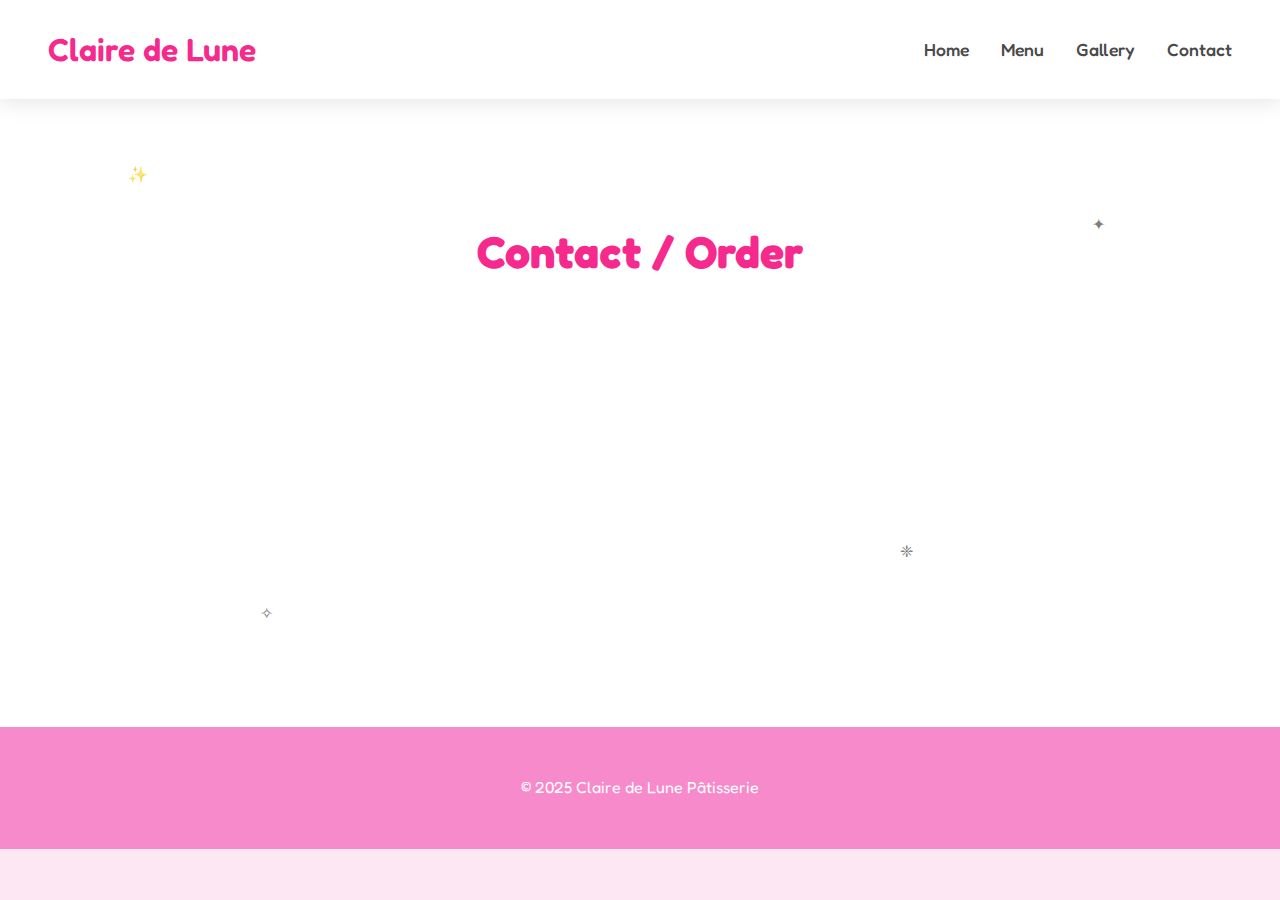
<file: contact.html>
<!DOCTYPE html>
<html lang="en">
<head>
  <meta charset="UTF-8" />
  <meta name="viewport" content="width=device-width, initial-scale=1.0" />
  <title>Contact | Claire de Lune Pâtisserie</title>
  <link rel="stylesheet" href="main.css" />
  <link rel="preconnect" href="https://fonts.googleapis.com">
  <link rel="preconnect" href="https://fonts.gstatic.com" crossorigin>
  <link href="https://fonts.googleapis.com/css2?family=Fredoka:wght@400;600&family=Lora:ital,wght@0,400;0,500;1,400&display=swap" rel="stylesheet">
</head>
<body>
  <header>
    <div class="logo">Claire de Lune</div>
    <nav>
      <ul>
        <li><a href="main.html">Home</a></li>
        <li><a href="menu.html">Menu</a></li>
        <li><a href="gallery.html">Gallery</a></li>
        <li><a href="contact.html">Contact</a></li>
      </ul>
    </nav>
    <button class="hamburger">
      <span class="bar"></span>
      <span class="bar"></span>
      <span class="bar"></span>
    </button>
  </header>

  <section class="contact" id="contact">
    <div class="sparkle s1">✨</div>
    <div class="sparkle s2">✦</div>
    <div class="sparkle s3">❈</div>
    <div class="sparkle s4">✧</div>
    <h2>Contact / Order</h2>
    <form class="contact-form-magic" action="https://formspree.io/f/xvgrwkep" method="POST">
      <input type="text" name="name" placeholder="Your Name" required />
      <input type="email" name="email" placeholder="Your Email" required />
      <textarea name="message" placeholder="Your Message or Order" required></textarea>
      <button type="submit" class="btn send-magic">Send</button>
    </form>
  </section>

  <footer>
    <p>&copy; 2025 Claire de Lune Pâtisserie</p>
  </footer>

  <script src="main.js"></script>
</body>
</html>
</file>
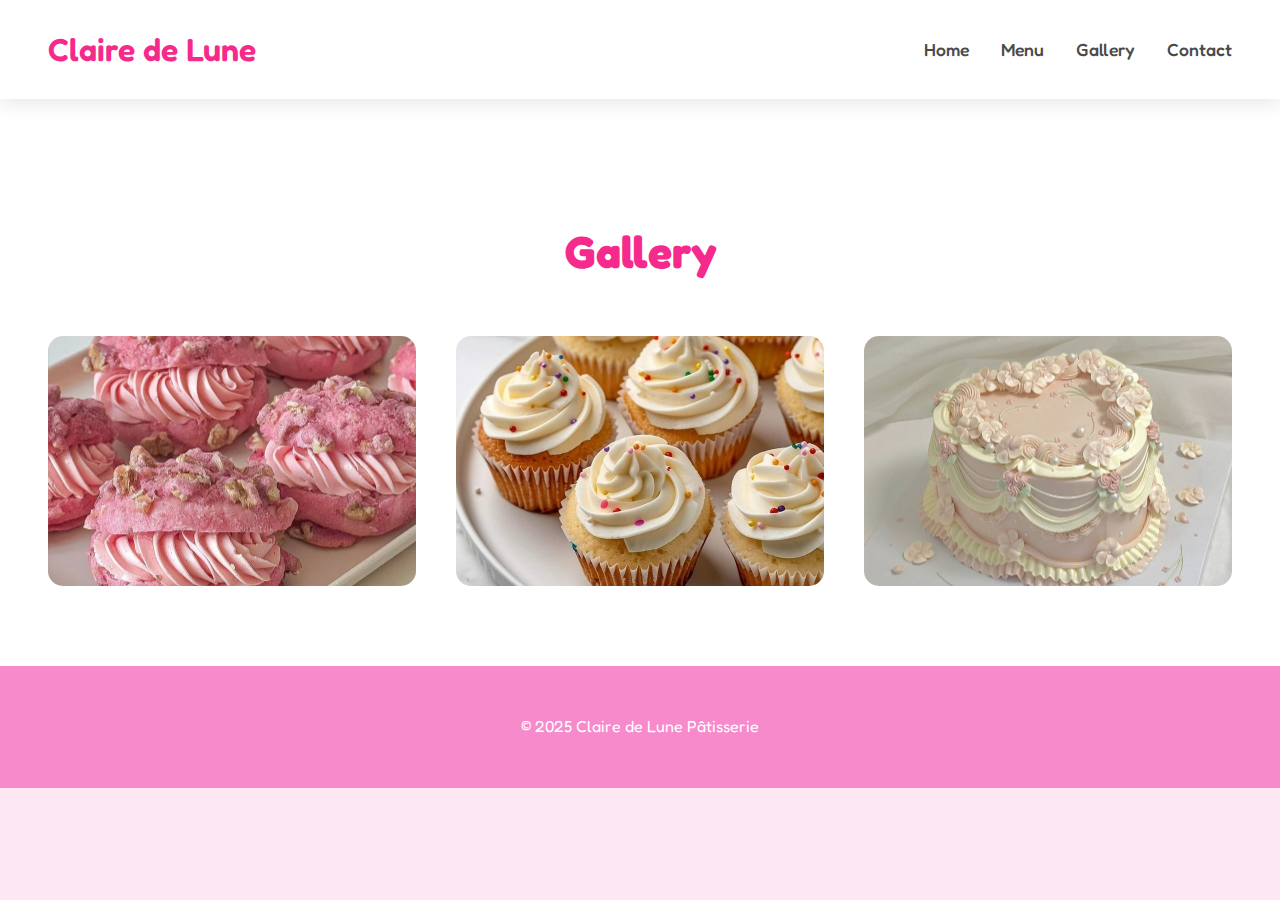
<file: gallery.html>
<!DOCTYPE html>
<html lang="en">
<head>
  <meta charset="UTF-8" />
  <meta name="viewport" content="width=device-width, initial-scale=1.0" />
  <title>Gallery | Claire de Lune Pâtisserie</title>
  <link rel="stylesheet" href="main.css" />
  <link rel="preconnect" href="https://fonts.googleapis.com">
  <link rel="preconnect" href="https://fonts.gstatic.com" crossorigin>
  <link href="https://fonts.googleapis.com/css2?family=Fredoka:wght@400;600&family=Lora:ital,wght@0,400;0,500;1,400&display=swap" rel="stylesheet">
</head>
<body>
  <header>
    <div class="logo">Claire de Lune</div>
    <nav>
      <ul>
        <li><a href="main.html">Home</a></li>
        <li><a href="menu.html">Menu</a></li>
        <li><a href="gallery.html">Gallery</a></li>
        <li><a href="contact.html">Contact</a></li>
      </ul>
    </nav>
    <button class="hamburger">
      <span class="bar"></span>
      <span class="bar"></span>
      <span class="bar"></span>
    </button>
  </header>

  <section class="gallery" id="gallery">
    <h2>Gallery</h2>
    <div class="gallery-grid">
      <img src="images/1.jpg" alt="Gallery Image 1">
      <img src="images/2.jpg" alt="Gallery Image 2">
      <img src="images/3.jpg" alt="Gallery Image 3">
    </div>
  </section>

  <footer>
    <p>&copy; 2025 Claire de Lune Pâtisserie</p>
  </footer>

  <script src="main.js"></script>
</body>
</html>
</file>
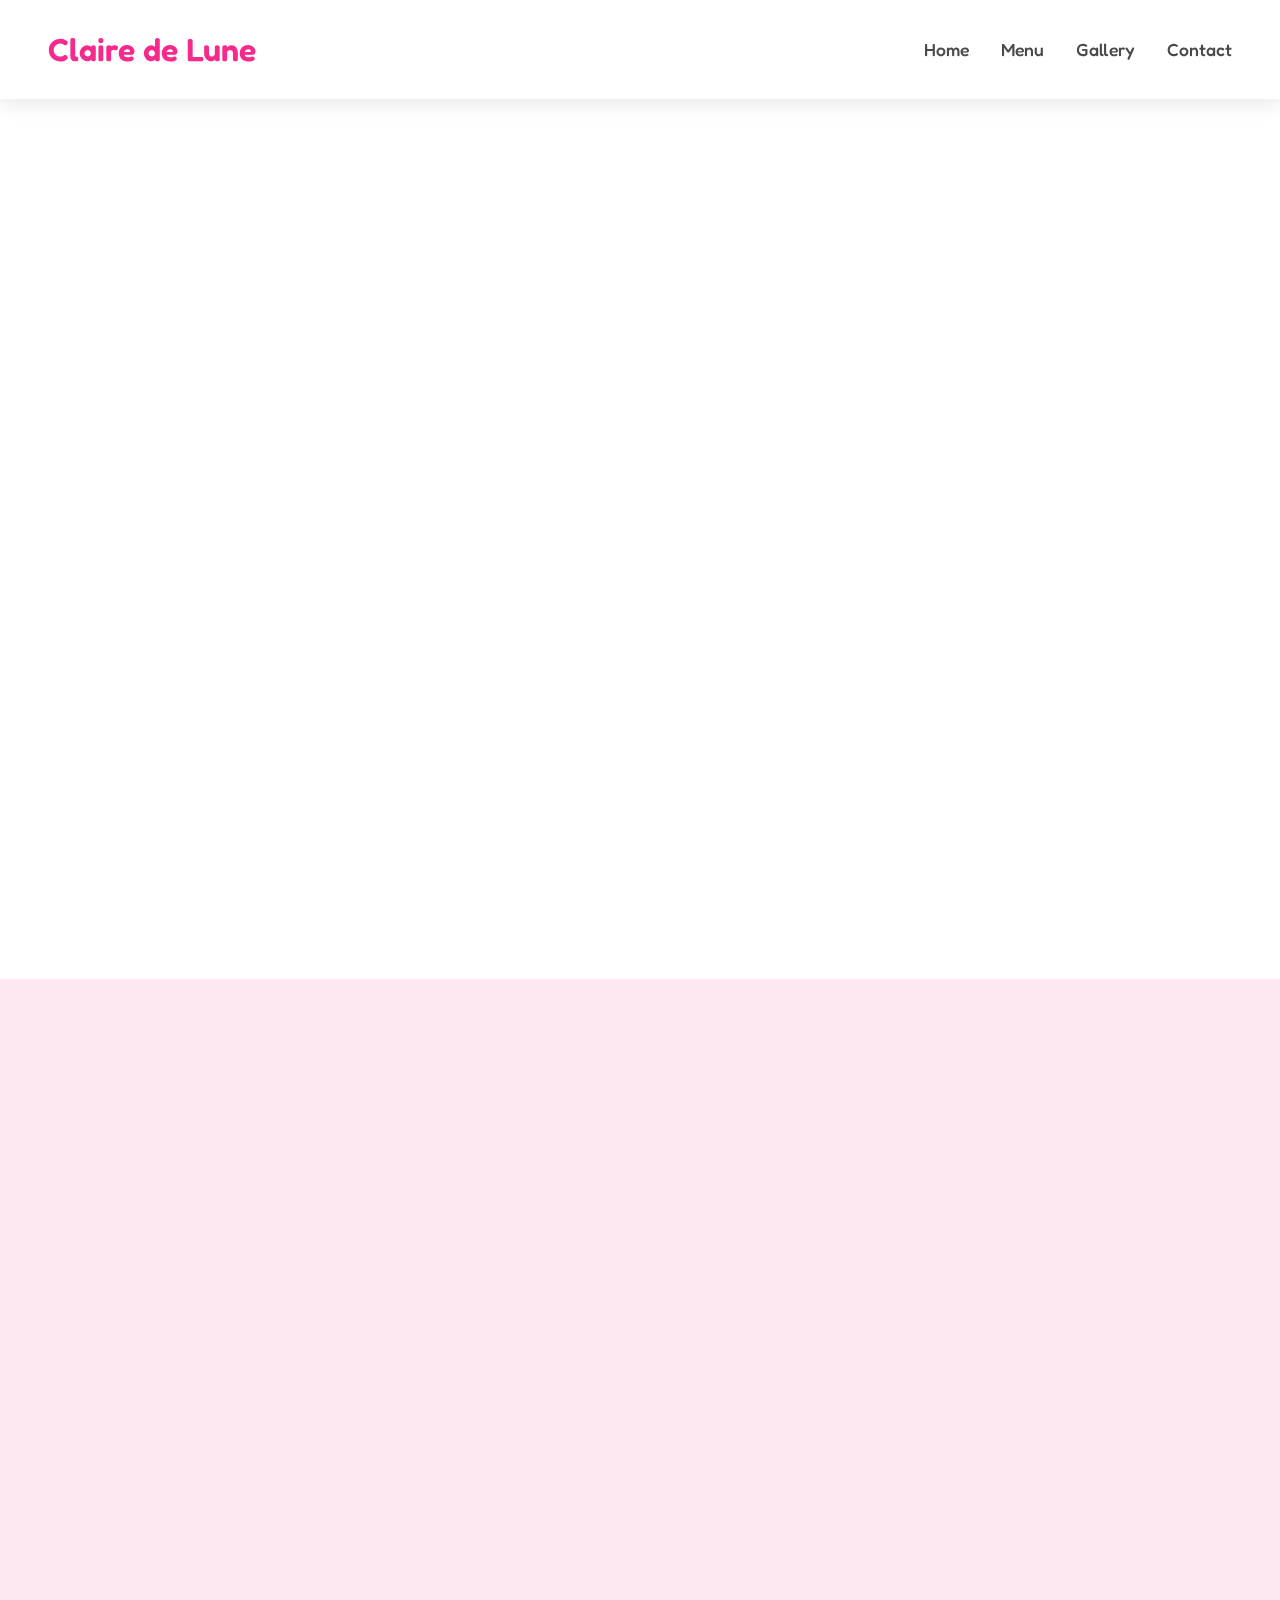
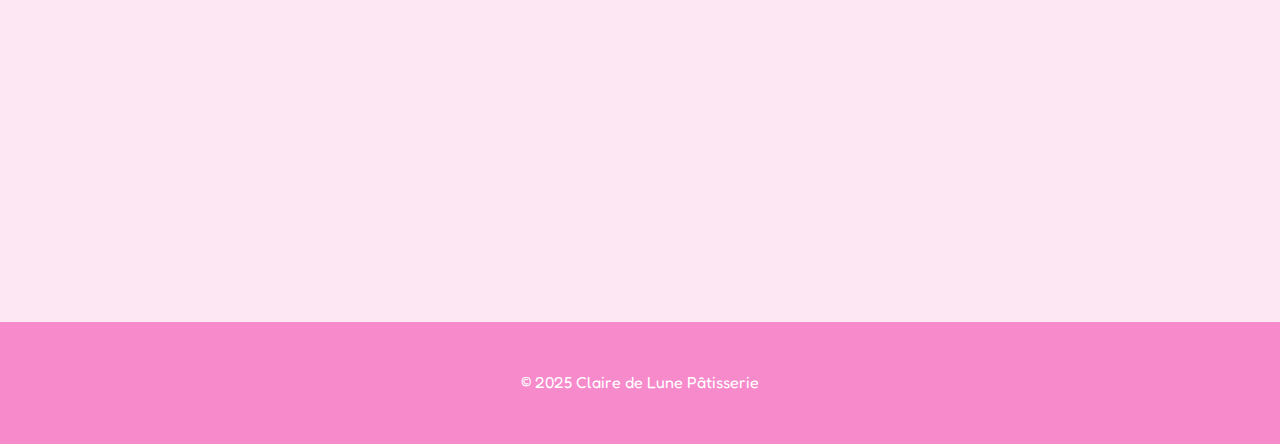
<file: main.html>
<!DOCTYPE html>
<html lang="en">
<head>
  <meta charset="UTF-8" />
  <meta name="viewport" content="width=device-width, initial-scale=1.0" />
  <title>Claire de Lune | Pâtisserie</title>
  <link rel="stylesheet" href="main.css" />
  <link rel="preconnect" href="https://fonts.googleapis.com">
  <link rel="preconnect" href="https://fonts.gstatic.com" crossorigin>
  <link href="https://fonts.googleapis.com/css2?family=Fredoka:wght@400;600&family=Lora:ital,wght@0,400;0,500;1,400&display=swap" rel="stylesheet">
</head>
<body>
  <header>
    <div class="logo">Claire de Lune</div>
    <nav>
      <ul>
        <li><a href="main.html">Home</a></li>
        <li><a href="menu.html">Menu</a></li>
        <li><a href="gallery.html">Gallery</a></li>
        <li><a href="contact.html">Contact</a></li>
      </ul>
    </nav>
    <button class="hamburger">
      <span class="bar"></span>
      <span class="bar"></span>
      <span class="bar"></span>
    </button>
  </header>

  <section class="hero" id="home">
    <div class="hero-content">
      <div class="sparkle s1">✨</div>
      <div class="sparkle s2">✦</div>
      <div class="sparkle s3">❈</div>
      <div class="sparkle s4">✧</div>
      <div class="hero-text">
        <h1>Sweet Moments, One Bite at a Time</h1>
        <p>Artisan pastries made with love in every layer.</p>
        <a href="menu.html" class="btn pulse">Explore Menu</a>
      </div>
      <div class="hero-img">
        <img src="images/a.jpg" alt="Bakery showcase" />
      </div>
    </div>
  </section>

  <section class="about" id="about">
    <div class="about-content">
      <img src="images/s.jpg" alt="About Claire de Lune" class="about-img" />
      <div class="about-text">
        <h2>About Us</h2>
        <p>Founded with a love for French patisserie and soft aesthetics, Claire de Lune is your cozy destination for handcrafted pastries, made fresh daily with heart and artistry.</p>
      </div>
    </div>
  </section>

  <section class="gallery-preview">
    <h2>From Our Gallery</h2>
    <div class="gallery-preview-row">
      <img src="images/2.jpg" alt="Gallery preview 1" />
      <img src="images/3.jpg" alt="Gallery preview 2" />
      <img src="images/1.jpg" alt="Gallery preview 3" />
    </div>
    <a href="gallery.html" class="btn gallery-link">See More in Gallery</a>
  </section>

  <footer>
    <p>&copy; 2025 Claire de Lune Pâtisserie</p>
  </footer>

  <script src="main.js"></script>
</body>
</html>
</file>
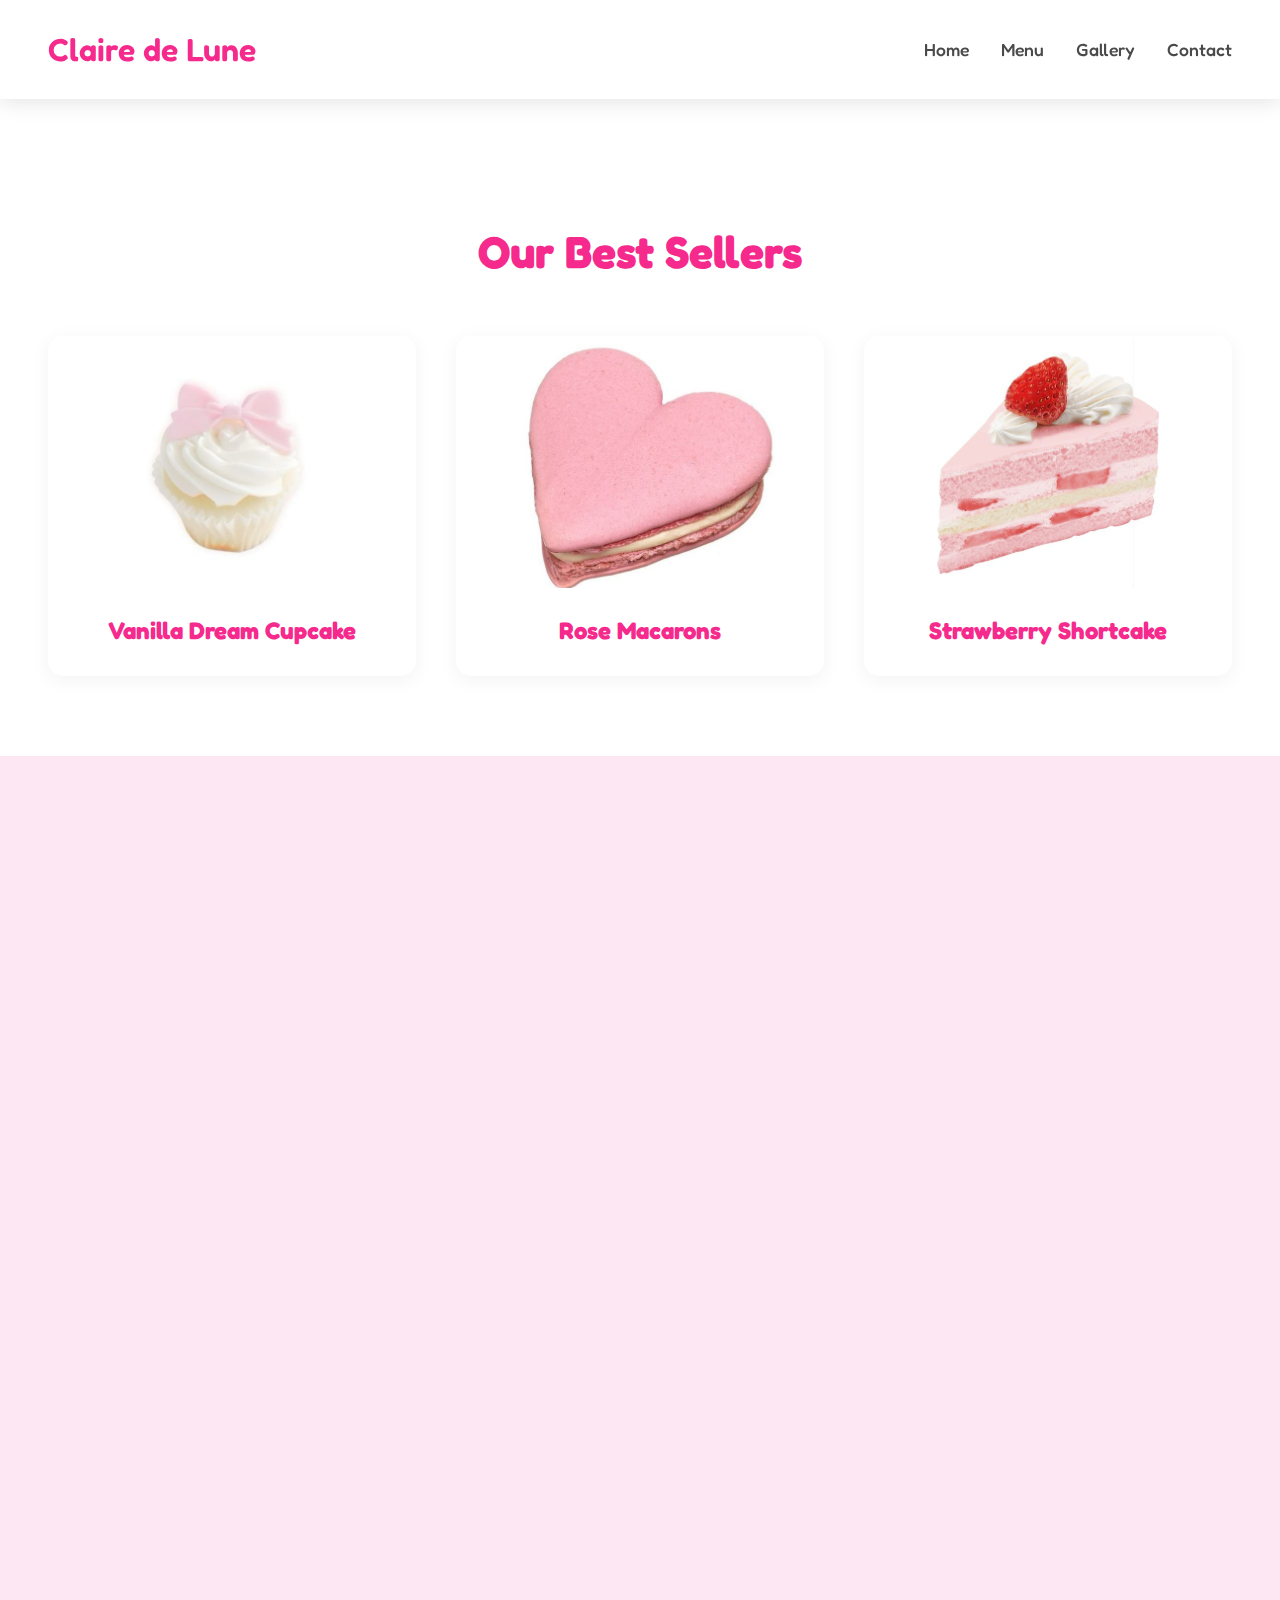
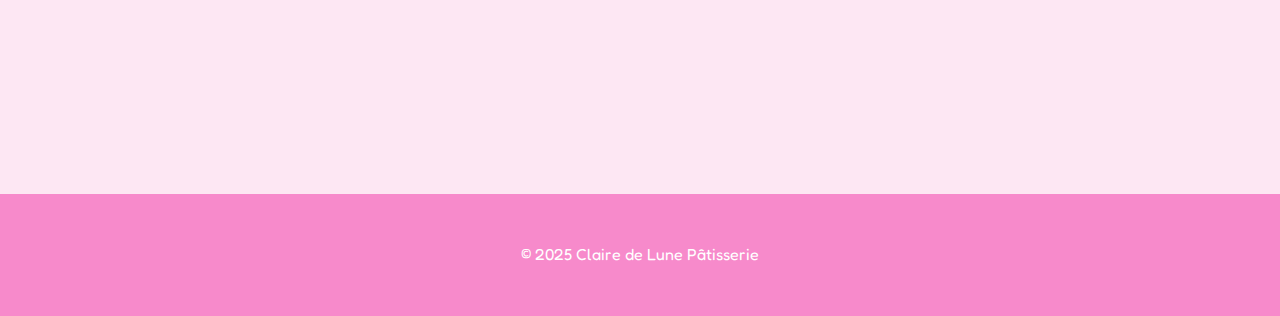
<file: menu.html>
<!DOCTYPE html>
<html lang="en">
<head>
  <meta charset="UTF-8" />
  <meta name="viewport" content="width=device-width, initial-scale=1.0" />
  <title>Menu | Claire de Lune Pâtisserie</title>
  <link rel="stylesheet" href="main.css" />
  <link rel="preconnect" href="https://fonts.googleapis.com">
  <link rel="preconnect" href="https://fonts.gstatic.com" crossorigin>
  <link href="https://fonts.googleapis.com/css2?family=Fredoka:wght@400;600&family=Lora:ital,wght@0,400;0,500;1,400&display=swap" rel="stylesheet">
</head>
<body>
  <header>
    <div class="logo">Claire de Lune</div>
    <nav>
      <ul>
        <li><a href="main.html">Home</a></li>
        <li><a href="menu.html">Menu</a></li>
        <li><a href="gallery.html">Gallery</a></li>
        <li><a href="contact.html">Contact</a></li>
      </ul>
    </nav>
    <button class="hamburger">
      <span class="bar"></span>
      <span class="bar"></span>
      <span class="bar"></span>
    </button>
  </header>

  <section class="menu" id="menu">
    <h2>Our Best Sellers</h2>
    <div class="menu-grid">
      <div class="menu-item">
        <img src="images/cupcake.jpg" alt="Cupcake" />
        <h3>Vanilla Dream Cupcake</h3>
      </div>
      <div class="menu-item">
        <img src="images/macarons.jpg" alt="Macaron" />
        <h3>Rose Macarons</h3>
      </div>
      <div class="menu-item">
        <img src="images/shortcake.jpg" alt="Short Cake" />
        <h3>Strawberry Shortcake</h3>
      </div>
    </div>
  </section>

  <section class="menu" id="full-menu">
    <h2>Menu</h2>
    <div class="menu-grid">
      <div class="menu-item">
        <img src="images/cheesecake.jpg" alt="Cheesecake" />
        <h3>New York Cheesecake</h3>
      </div>
      <div class="menu-item">
        <img src="images/eclaire.jpg" alt="Éclair" />
        <h3>Chocolate Éclair</h3>
      </div>
      <div class="menu-item">
        <img src="images/pie.jpg" alt="Pie" />
        <h3>Lemon Meringue Pie</h3>
      </div>
      <div class="menu-item">
        <img src="images/crossaint.jpg" alt="Croissant" />
        <h3>Classic Croissant</h3>
      </div>
      <div class="menu-item">
        <img src="images/brownie.jpg" alt="Brownie" />
        <h3>Fudge Brownie</h3>
      </div>
      <div class="menu-item">
        <img src="images/cookie.jpg" alt="Cookie" />
        <h3>Chocolate Chip Cookie</h3>
      </div>
    </div>
  </section>

  <footer>
    <p>&copy; 2025 Claire de Lune Pâtisserie</p>
  </footer>

  <script src="main.js"></script>
</body>
</html>
</file>
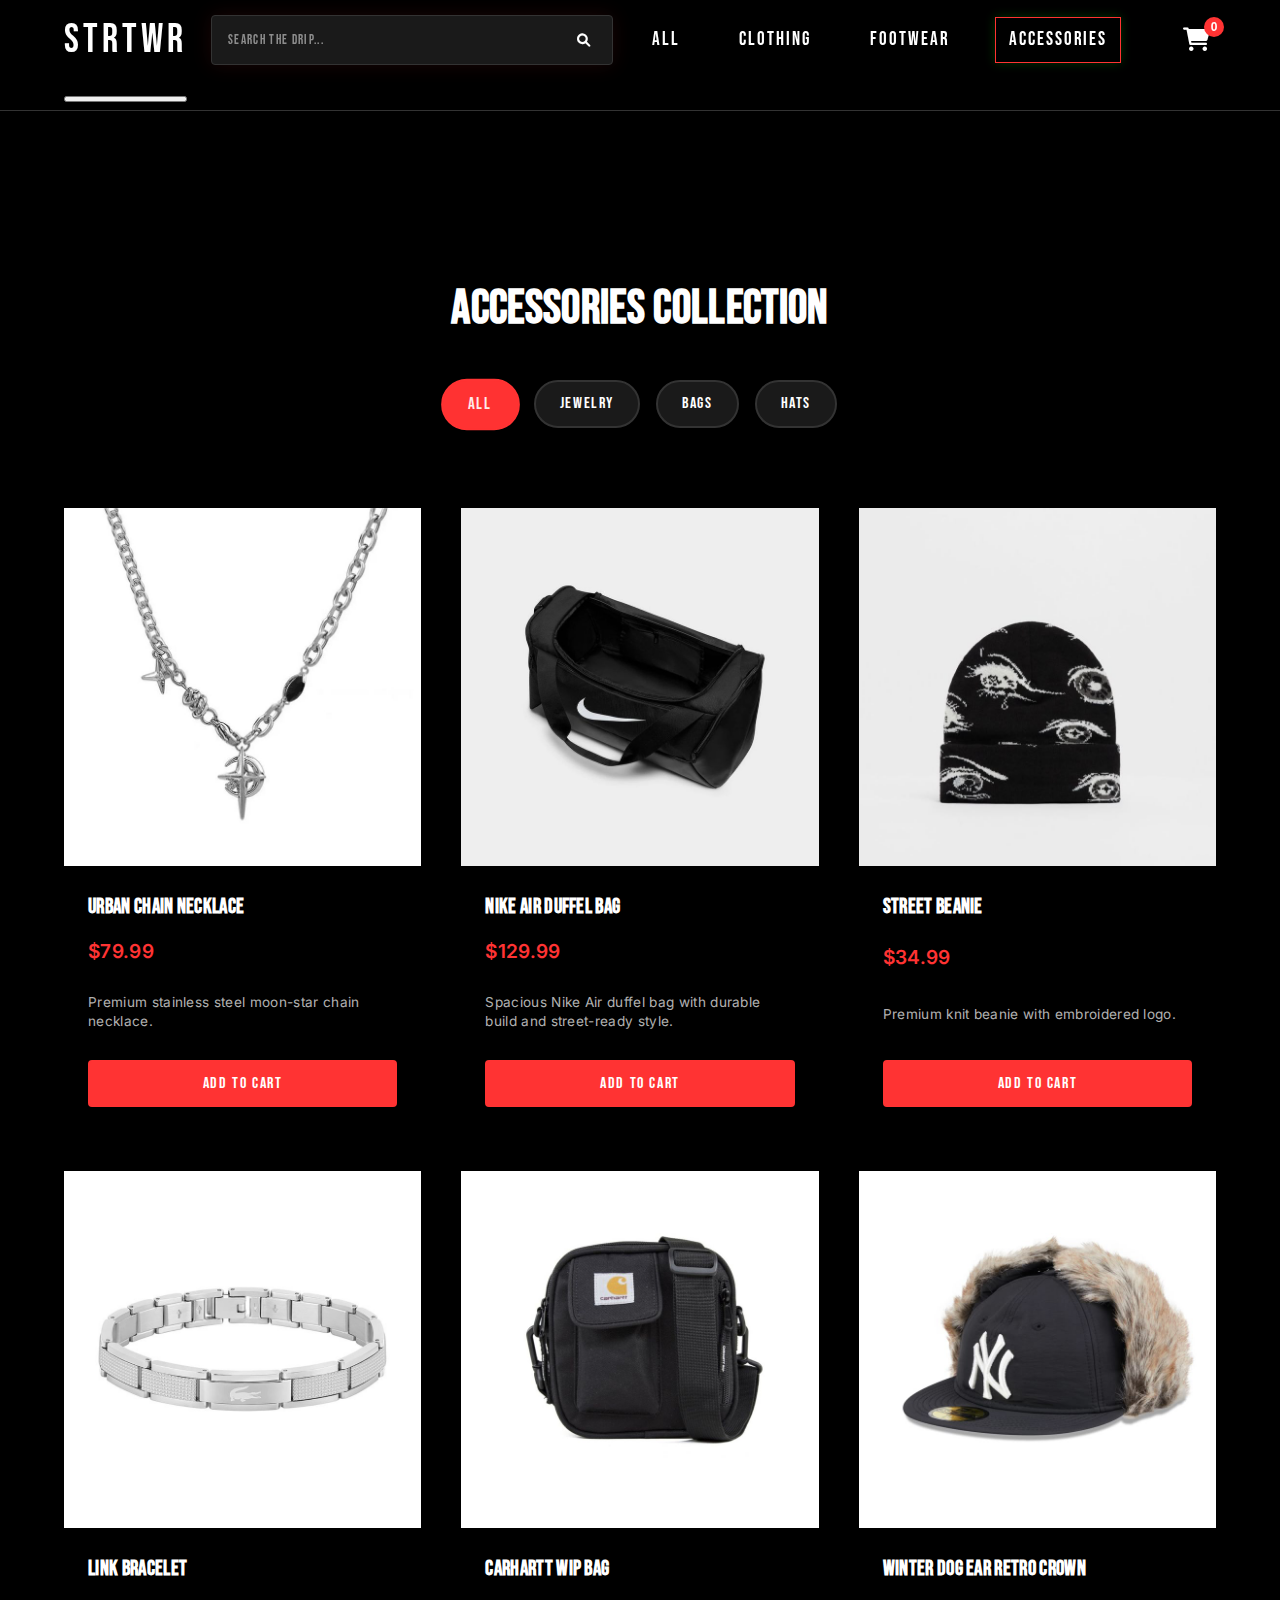
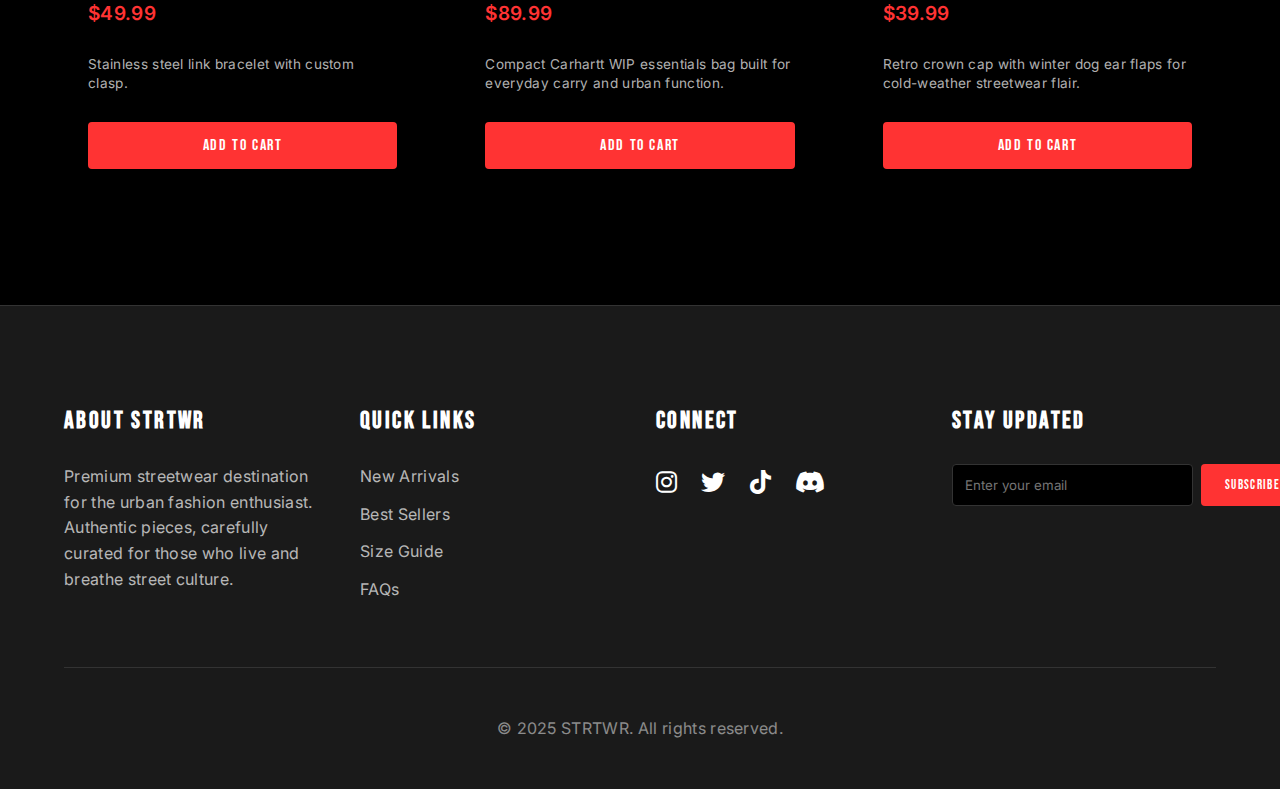
<file: e-commerce/accessories.html>
<!DOCTYPE html>
<html lang="en">
<head>
    <meta charset="UTF-8">
    <meta name="viewport" content="width=device-width, initial-scale=1.0">
    <title>STRTWR | Accessories Collection</title>
    <meta name="description" content="Premium streetwear accessories collection">
    <link rel="stylesheet" href="main.css" type="text/css">
    <link rel="stylesheet" href="./accessories.css" type="text/css">
    <link rel="stylesheet" href="https://cdnjs.cloudflare.com/ajax/libs/font-awesome/6.0.0/css/all.min.css">
    <link href="https://fonts.googleapis.com/css2?family=Bebas+Neue&family=Inter:wght@400;600;800&display=swap" rel="stylesheet">
</head>
<body>
    <!-- Header with Animated Navigation -->
    <header class="header">
        <nav class="navbar">
            <div class="nav-brand">
                <a href="main.html" class="logo">STRTWR</a>
            </div>
            
            <div class="search-container">
                <div class="search-wrapper">
                    <input type="text" id="searchInput" placeholder="SEARCH THE DRIP...">
                    <button class="search-btn">
                        <i class="fas fa-search"></i>
                    </button>
                </div>
                <div class="search-results" id="searchResults"></div>
            </div>
            <div class="nav-links">
                <a href="./all.html" class="nav-link">ALL</a>
                <a href="./clothing.html" class="nav-link">CLOTHING</a>
                <a href="./footwear.html" class="nav-link">FOOTWEAR</a>
                <a href="./accessories.html" class="nav-link active">ACCESSORIES</a>
                <div class="cart-wrapper">
                    <button class="cart-btn" aria-label="Shopping cart">
                        <i class="fas fa-shopping-cart"></i>
                        <span class="cart-count">0</span>
                    </button>
                    <div class="cart-preview">
                        <div class="cart-preview-items"></div>
                        <div class="cart-preview-total"></div>
                    </div>
                </div>
            </div>

            <button class="mobile-menu" aria-label="Toggle menu">
                <span></span><span></span><span></span>
            </button>
        </nav>
    </header>

    <!-- Accessories Collection Section -->
    <section id="accessories" class="products">
        <div class="section-header">
            <h2>Accessories Collection</h2>
            <div class="filter-buttons">
                <button class="filter-btn active" data-filter="all">All</button>
                <button class="filter-btn" data-filter="jewelry">Jewelry</button>
                <button class="filter-btn" data-filter="bags">Bags</button>
                <button class="filter-btn" data-filter="hats">Hats</button>
            </div>
        </div>
        <div class="product-grid">
            <div class="product-card" data-category="jewelry">
                <div class="product-image">
                    <img src="images/necklace.jpg" alt="Urban Chain Necklace" class="product-img">
                </div>
                <div class="product-info">
                    <h3 class="product-name">Urban Chain Necklace</h3>
                    <div class="product-price">$79.99</div>
                    <p class="product-description">Premium stainless steel moon-star chain necklace.</p>
                    <button class="add-to-cart">Add to Cart</button>
                </div>
            </div>

            <div class="product-card" data-category="bags">
                <div class="product-image">
                    <img src="images/duffelbag.jpg" alt="Duffel Bag" class="product-img">
                </div>
                <div class="product-info">
                    <h3 class="product-name">Nike Air Duffel Bag</h3>
                    <div class="product-price">$129.99</div>
                    <p class="product-description">Spacious Nike Air duffel bag with durable build and street-ready style.</p>
                    <button class="add-to-cart">Add to Cart</button>
                </div>
            </div>

            <div class="product-card" data-category="hats">
                <div class="product-image">
                    <img src="images/beanie.jpg" alt="Urban Beanie" class="product-img">
                </div>
                <div class="product-info">
                    <h3 class="product-name">Street Beanie</h3>
                    <div class="product-price">$34.99</div>
                    <p class="product-description">Premium knit beanie with embroidered logo.</p>
                    <button class="add-to-cart">Add to Cart</button>
                </div>
            </div>

            <div class="product-card" data-category="jewelry">
                <div class="product-image">
                    <img src="images/bracelet.jpg" alt="Chain Bracelet" class="product-img">
                </div>
                <div class="product-info">
                    <h3 class="product-name">Link Bracelet</h3>
                    <div class="product-price">$49.99</div>
                    <p class="product-description">Stainless steel link bracelet with custom clasp.</p>
                    <button class="add-to-cart">Add to Cart</button>
                </div>
            </div>

            <div class="product-card" data-category="bags">
                <div class="product-image">
                    <img src="images/crossbody.jpg" alt="Crossbody Bag" class="product-img">
                </div>
                <div class="product-info">
                    <h3 class="product-name">Carhartt Wip Bag</h3>
                    <div class="product-price">$89.99</div>
                    <p class="product-description">Compact Carhartt WIP essentials bag built for everyday carry and urban function.</p>
                    <button class="add-to-cart">Add to Cart</button>
                </div>
            </div>

            <div class="product-card" data-category="hats">
                <div class="product-image">
                    <img src="images/cap.jpg" alt="Structured Cap" class="product-img">
                </div>
                <div class="product-info">
                    <h3 class="product-name">Winter Dog Ear Retro Crown</h3>
                    <div class="product-price">$39.99</div>
                    <p class="product-description">Retro crown cap with winter dog ear flaps for cold-weather streetwear flair.</p>
                    <button class="add-to-cart">Add to Cart</button>
                </div>
            </div>
        </div>
    </section>

    <!-- Toast Notifications -->
    <div class="toast-container"></div>

    <!-- Footer -->
    <footer class="footer">
        <div class="footer-content">
            <div class="footer-section">
                <h4>About STRTWR</h4>
                <p>Premium streetwear destination for the urban fashion enthusiast. Authentic pieces, carefully curated for those who live and breathe street culture.</p>
            </div>
            <div class="footer-section">
                <h4>Quick Links</h4>
                <ul>
                    <li><a href="#">New Arrivals</a></li>
                    <li><a href="#">Best Sellers</a></li>
                    <li><a href="#">Size Guide</a></li>
                    <li><a href="#">FAQs</a></li>
                </ul>
            </div>
            <div class="footer-section">
                <h4>Connect</h4>
                <div class="social-links">
                    <a href="#" aria-label="Instagram"><i class="fab fa-instagram"></i></a>
                    <a href="#" aria-label="Twitter"><i class="fab fa-twitter"></i></a>
                    <a href="#" aria-label="TikTok"><i class="fab fa-tiktok"></i></a>
                    <a href="#" aria-label="Discord"><i class="fab fa-discord"></i></a>
                </div>
            </div>
            <div class="footer-section">
                <h4>Stay Updated</h4>
                <div class="newsletter-form">
                    <input type="email" placeholder="Enter your email">
                    <button type="submit">Subscribe</button>
                </div>
            </div>
        </div>
        <div class="footer-bottom">
            <p>&copy; 2025 STRTWR. All rights reserved.</p>
        </div>
    </footer>
    <script src="main.js"></script>
    <script src="accessories.js"></script>
</body>
</html>
</file>
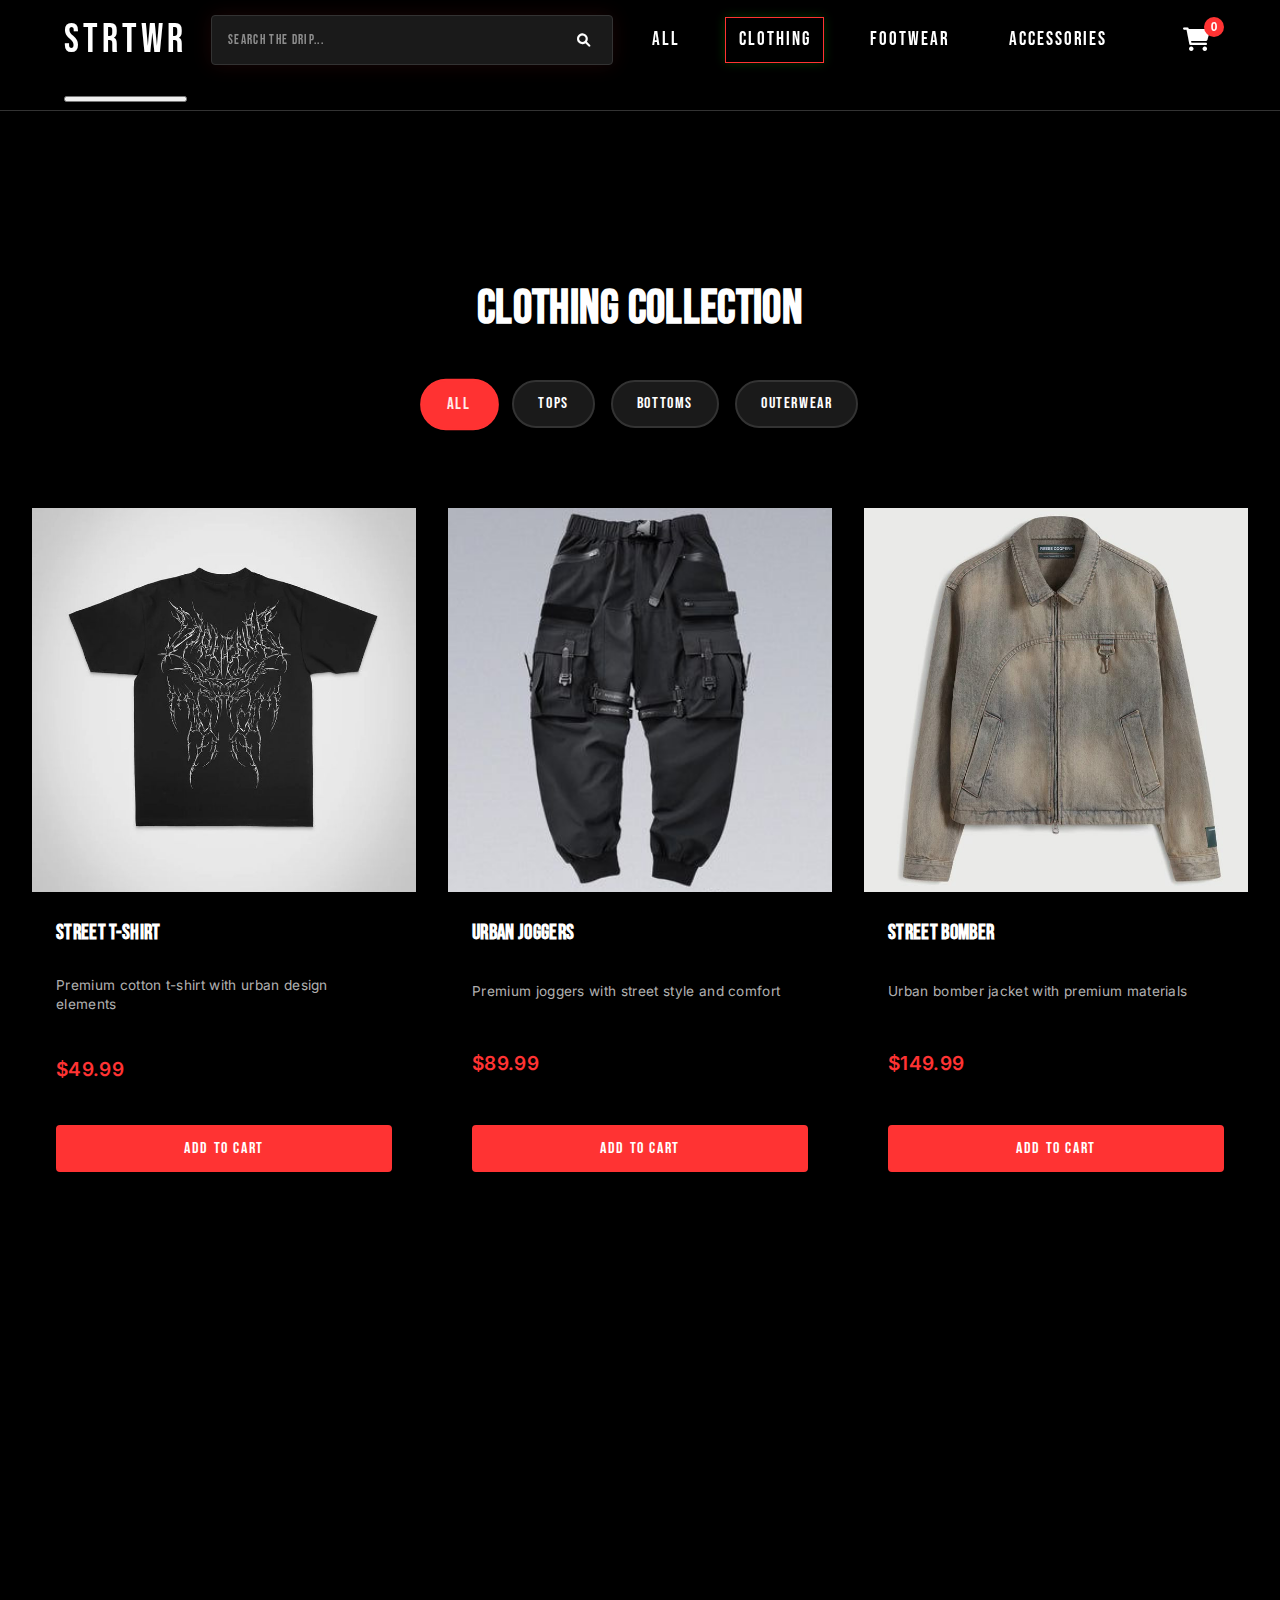
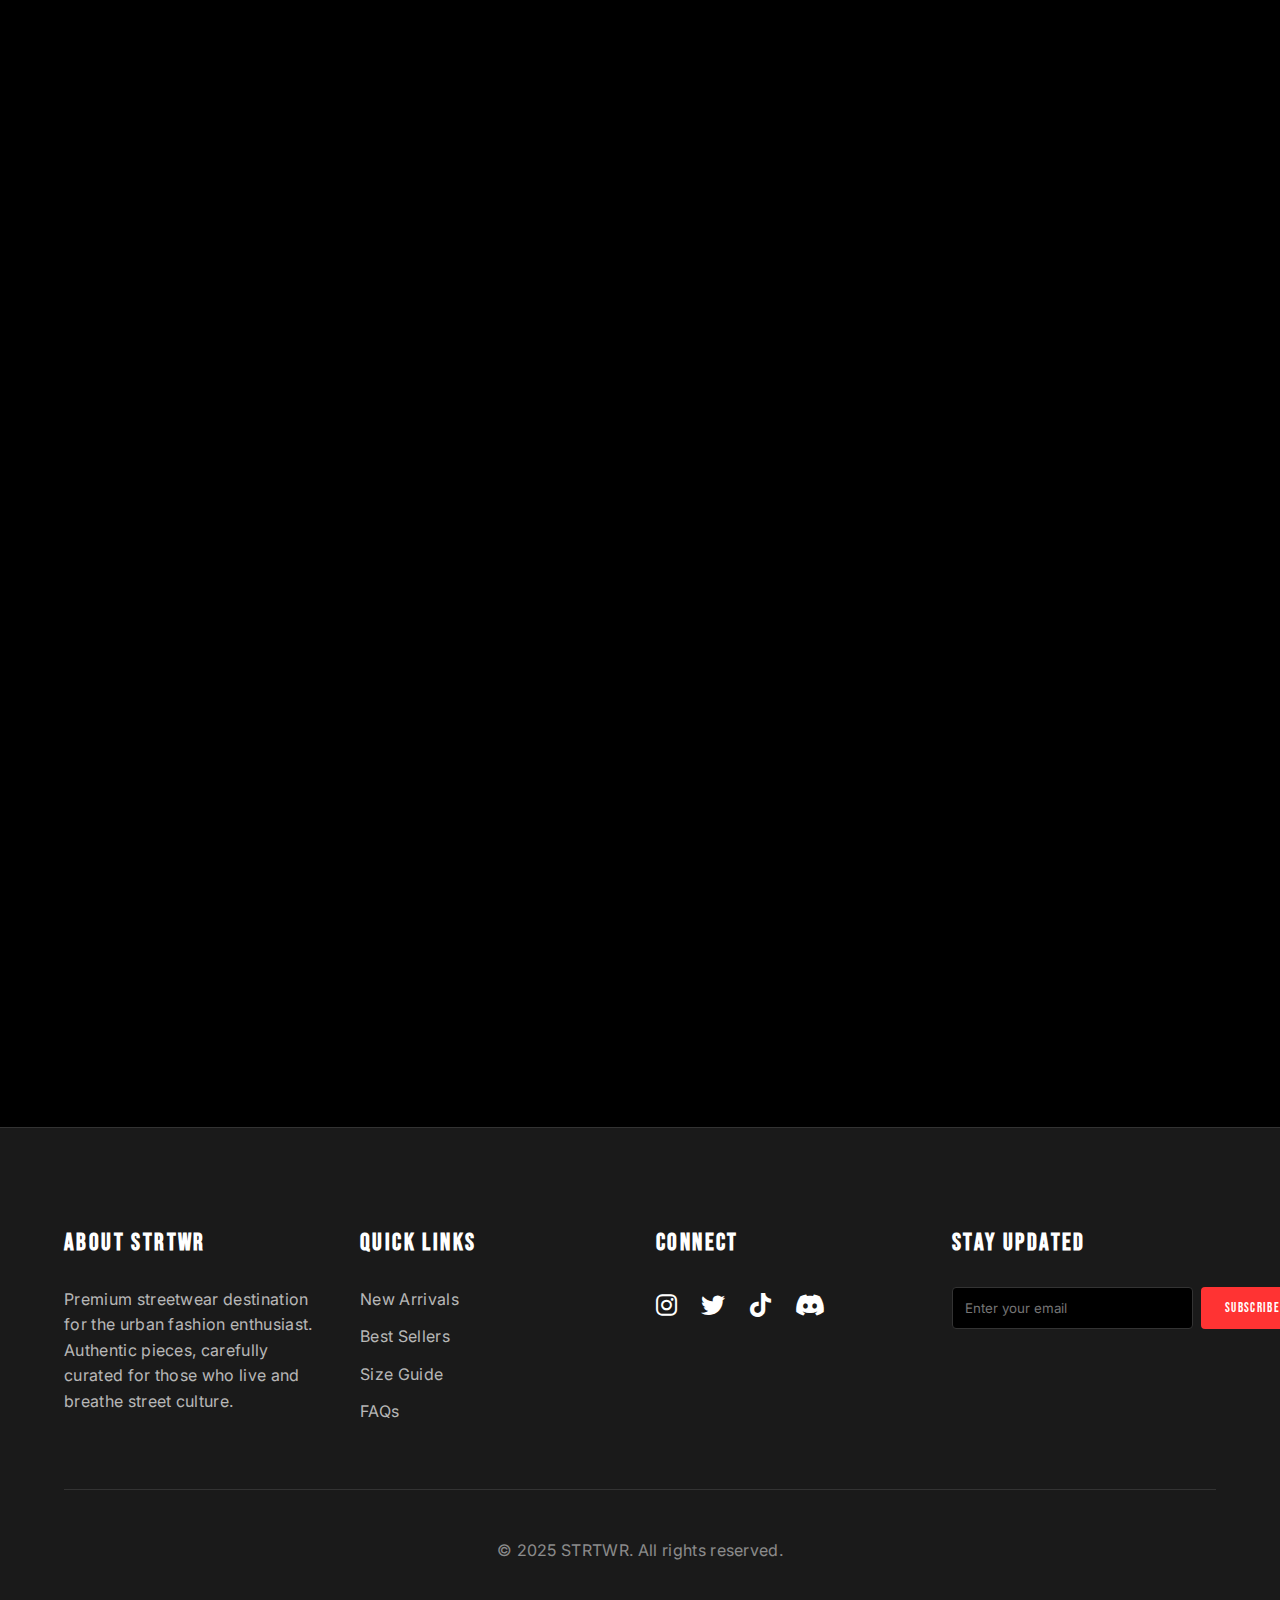
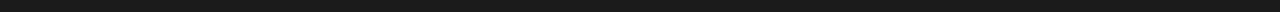
<file: e-commerce/clothing.html>
<!DOCTYPE html>
<html lang="en">
<head>
    <meta charset="UTF-8">
    <meta name="viewport" content="width=device-width, initial-scale=1.0">
    <title>STRTWR | Clothing Collection</title>
    <meta name="description" content="Premium streetwear clothing collection">
    <link rel="stylesheet" href="main.css" type="text/css">
    <link rel="stylesheet" href="./clothing.css" type="text/css">
    <link rel="stylesheet" href="https://cdnjs.cloudflare.com/ajax/libs/font-awesome/6.0.0/css/all.min.css">
    <link href="https://fonts.googleapis.com/css2?family=Bebas+Neue&family=Inter:wght@400;600;800&display=swap" rel="stylesheet">
</head>
<body>
    <!-- Header with Animated Navigation -->
    <header class="header">
        <nav class="navbar">
            <div class="nav-brand">
                <a href="main.html" class="logo">STRTWR</a>
            </div>
            
            <div class="search-container">
                <div class="search-wrapper">
                    <input type="text" id="searchInput" placeholder="SEARCH THE DRIP...">
                    <button class="search-btn">
                        <i class="fas fa-search"></i>
                    </button>
                </div>
                <div class="search-results" id="searchResults"></div>
            </div>
            <div class="nav-links">
                <a href="./main.html" class="nav-link">ALL</a>
                <a href="./clothing.html" class="nav-link active">CLOTHING</a>
                <a href="./footwear.html" class="nav-link">FOOTWEAR</a>
                <a href="./accessories.html" class="nav-link">ACCESSORIES</a>
                <div class="cart-wrapper">
                    <button class="cart-btn" aria-label="Shopping cart">
                        <i class="fas fa-shopping-cart"></i>
                        <span class="cart-count">0</span>
                    </button>
                    <div class="cart-preview">
                        <div class="cart-preview-items"></div>
                        <div class="cart-preview-total"></div>
                    </div>
                </div>
            </div>

            <button class="mobile-menu" aria-label="Toggle menu">
                <span></span><span></span><span></span>
            </button>
        </nav>
    </header>

    <!-- Clothing Collection Section -->
    <section id="clothing" class="products">
        <div class="section-header">
            <h2>Clothing Collection</h2>
            <div class="filter-buttons">
                <button class="filter-btn active" data-filter="all">All</button>
                <button class="filter-btn" data-filter="tops">Tops</button>
                <button class="filter-btn" data-filter="bottoms">Bottoms</button>
                <button class="filter-btn" data-filter="outerwear">Outerwear</button>
            </div>
        </div>
        <div class="product-grid">
            <div class="product-card" data-category="tops">
                <div class="product-image">
                    <img src="images/tee.jpg" alt="Street T-shirt" class="product-img">
                </div>
                <div class="product-info">
                    <h3 class="product-name">Street T-shirt</h3>
                    <p class="product-description">Premium cotton t-shirt with urban design elements</p>
                    <p class="product-price">$49.99</p>
                    <button class="add-to-cart">Add to Cart</button>
                </div>
            </div>

            <div class="product-card" data-category="bottoms">
                <div class="product-image">
                    <img src="images/joggers.jpg" alt="Urban Joggers" class="product-img">
                </div>
                <div class="product-info">
                    <h3 class="product-name">Urban Joggers</h3>
                    <p class="product-description">Premium joggers with street style and comfort</p>
                    <p class="product-price">$89.99</p>
                    <button class="add-to-cart">Add to Cart</button>
                </div>
            </div>

            <div class="product-card" data-category="outerwear">
                <div class="product-image">
                    <img src="images/bomber.jpg" alt="Street Bomber" class="product-img">
                </div>
                <div class="product-info">
                    <h3 class="product-name">Street Bomber</h3>
                    <p class="product-description">Urban bomber jacket with premium materials</p>
                    <p class="product-price">$149.99</p>
                    <button class="add-to-cart">Add to Cart</button>
                </div>
            </div>

            <div class="product-card" data-category="tops">
                <div class="product-image">
                    <img src="images/long-sleeve.jpg" alt="Urban Long Sleeve" class="product-img">
                </div>
                <div class="product-info">
                    <h3 class="product-name">Urban Long Sleeve</h3>
                    <p class="product-description">Premium long sleeve with street style elements</p>
                    <p class="product-price">$79.99</p>
                    <button class="add-to-cart">Add to Cart</button>
                </div>
            </div>

            <div class="product-card" data-category="outerwear">
                <div class="product-image">
                    <img src="images/varsity.jpg" alt="Street Varsity" class="product-img">
                </div>
                <div class="product-info">
                    <h3 class="product-name">Street Varsity</h3>
                    <p class="product-description">Classic varsity jacket with modern street style</p>
                    <p class="product-price">$199.99</p>
                    <button class="add-to-cart">Add to Cart</button>
                </div>
            </div>

            <div class="product-card" data-category="outerwear">
                <div class="product-image">
                    <img src="images/windbreaker.jpg" alt="Urban Windbreaker" class="product-img">
                </div>
                <div class="product-info">
                    <h3 class="product-name">Urban Windbreaker</h3>
                    <p class="product-description">Lightweight windbreaker with urban design</p>
                    <p class="product-price">$129.99</p>
                    <button class="add-to-cart">Add to Cart</button>
                </div>
            </div>

            <div class="product-card" data-category="tops">
                <div class="product-image">
                    <img src="images/oversized-tee.jpg" alt="Oversized T-shirt" class="product-img">
                </div>
                <div class="product-info">
                    <h3 class="product-name">Oversized T-shirt</h3>
                    <p class="product-description">Trendy oversized t-shirt with urban style</p>
                    <p class="product-price">$59.99</p>
                    <button class="add-to-cart">Add to Cart</button>
                </div>
            </div>

            <div class="product-card" data-category="outerwear">
                <div class="product-image">
                    <img src="images/denim-jacket.jpg" alt="Denim Jacket" class="product-img">
                </div>
                <div class="product-info">
                    <h3 class="product-name">Denim Jacket</h3>
                    <p class="product-description">Classic denim jacket with modern street style</p>
                    <p class="product-price">$169.99</p>
                    <button class="add-to-cart">Add to Cart</button>
                </div>
            </div>

            <div class="product-card" data-category="outerwear">
                <div class="product-image">
                    <img src="images/tech.jpg" alt="Tech Jacket" class="product-img">
                </div>
                <div class="product-info">
                    <h3 class="product-name">Tech Baggy Pants</h3>
                    <p class="product-description">Tech-inspired baggy pants with utility pockets and durable street-ready fabric.

                    </p>
                    <p class="product-price">$189.99</p>
                    <button class="add-to-cart">Add to Cart</button>
                </div>
            </div>
        </div>
    </section>

    <!-- Toast Notifications -->
    <div class="toast-container"></div>

    <!-- Footer -->
    <footer class="footer">
        <div class="footer-content">
            <div class="footer-section">
                <h4>About STRTWR</h4>
                <p>Premium streetwear destination for the urban fashion enthusiast. Authentic pieces, carefully curated for those who live and breathe street culture.</p>
            </div>
            <div class="footer-section">
                <h4>Quick Links</h4>
                <ul>
                    <li><a href="#">New Arrivals</a></li>
                    <li><a href="#">Best Sellers</a></li>
                    <li><a href="#">Size Guide</a></li>
                    <li><a href="#">FAQs</a></li>
                </ul>
            </div>
            <div class="footer-section">
                <h4>Connect</h4>
                <div class="social-links">
                    <a href="#" aria-label="Instagram"><i class="fab fa-instagram"></i></a>
                    <a href="#" aria-label="Twitter"><i class="fab fa-twitter"></i></a>
                    <a href="#" aria-label="TikTok"><i class="fab fa-tiktok"></i></a>
                    <a href="#" aria-label="Discord"><i class="fab fa-discord"></i></a>
                </div>
            </div>
            <div class="footer-section">
                <h4>Stay Updated</h4>
                <div class="newsletter-form">
                    <input type="email" placeholder="Enter your email">
                    <button type="submit">Subscribe</button>
                </div>
            </div>
        </div>
        <div class="footer-bottom">
            <p>&copy; 2025 STRTWR. All rights reserved.</p>
        </div>
    </footer>
    <script src="cart.js"></script>
    <script src="clothing.js"></script>
</body>
</html>
</file>
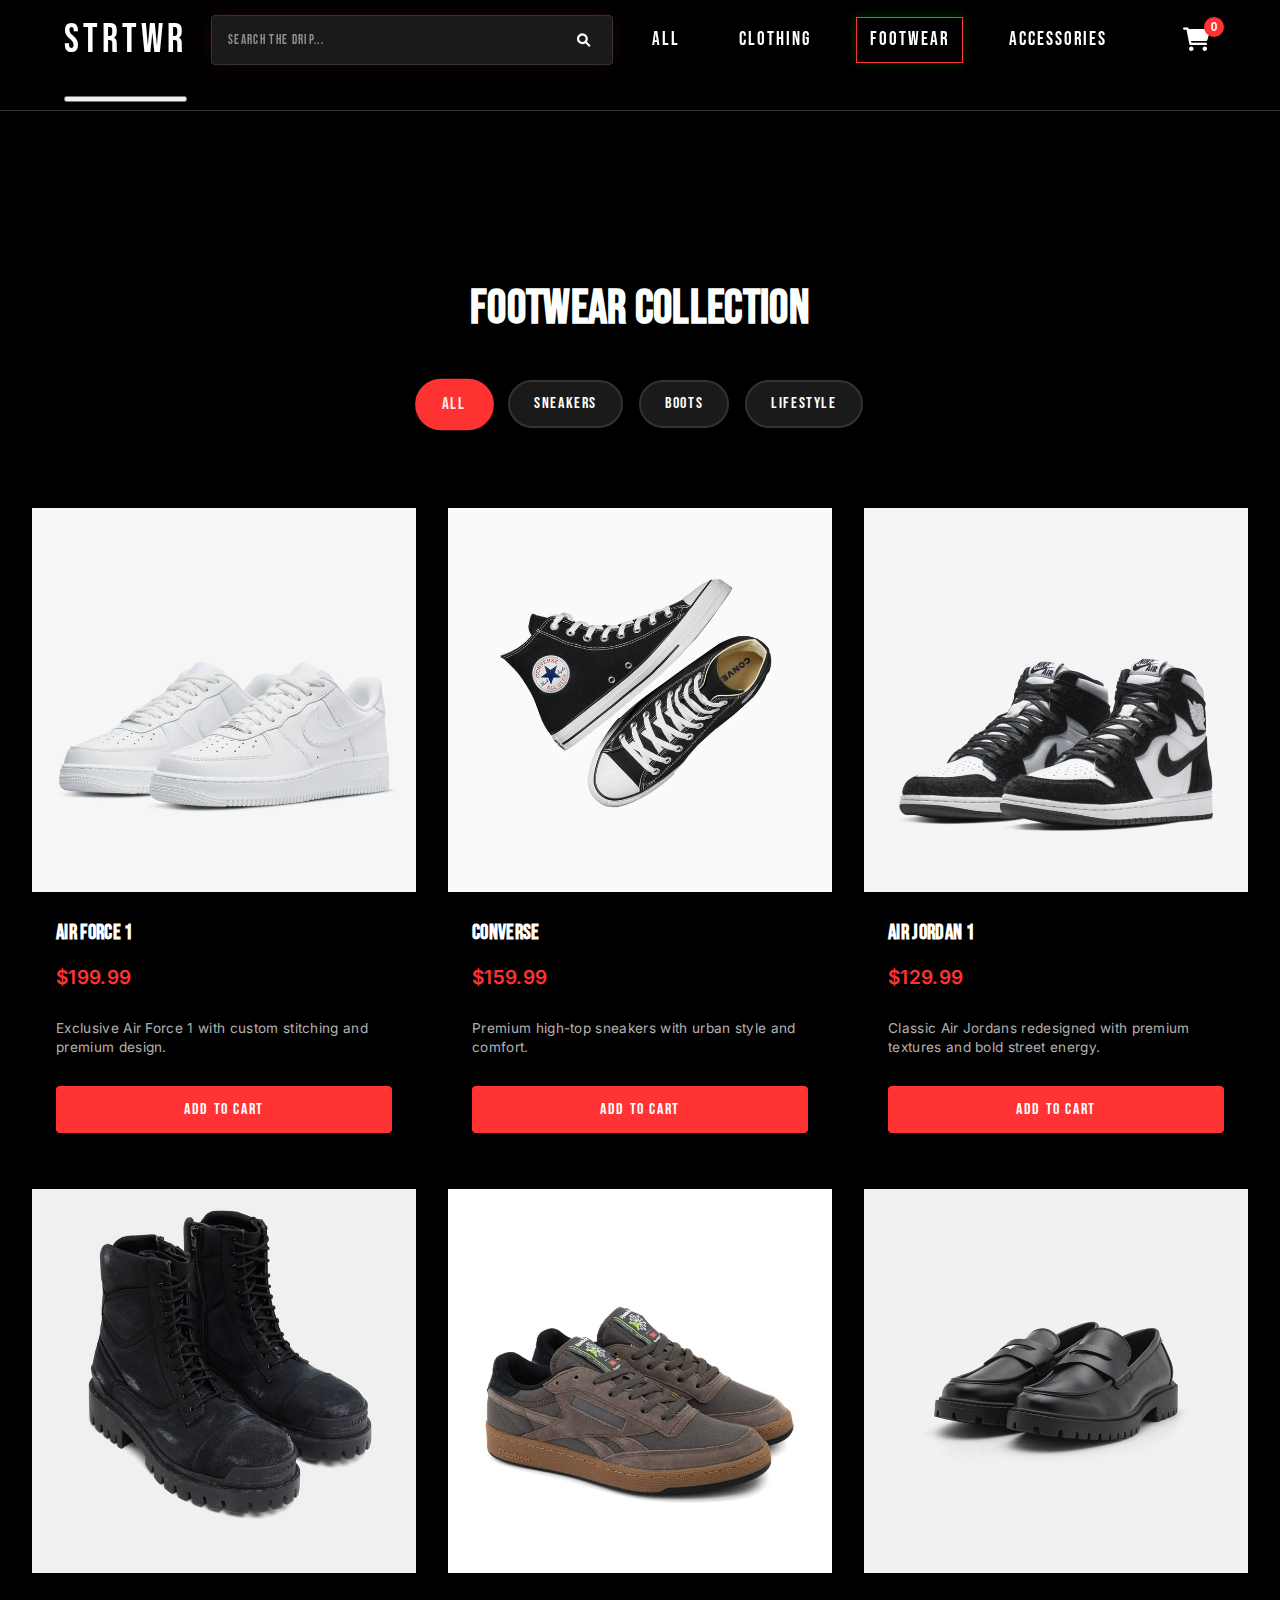
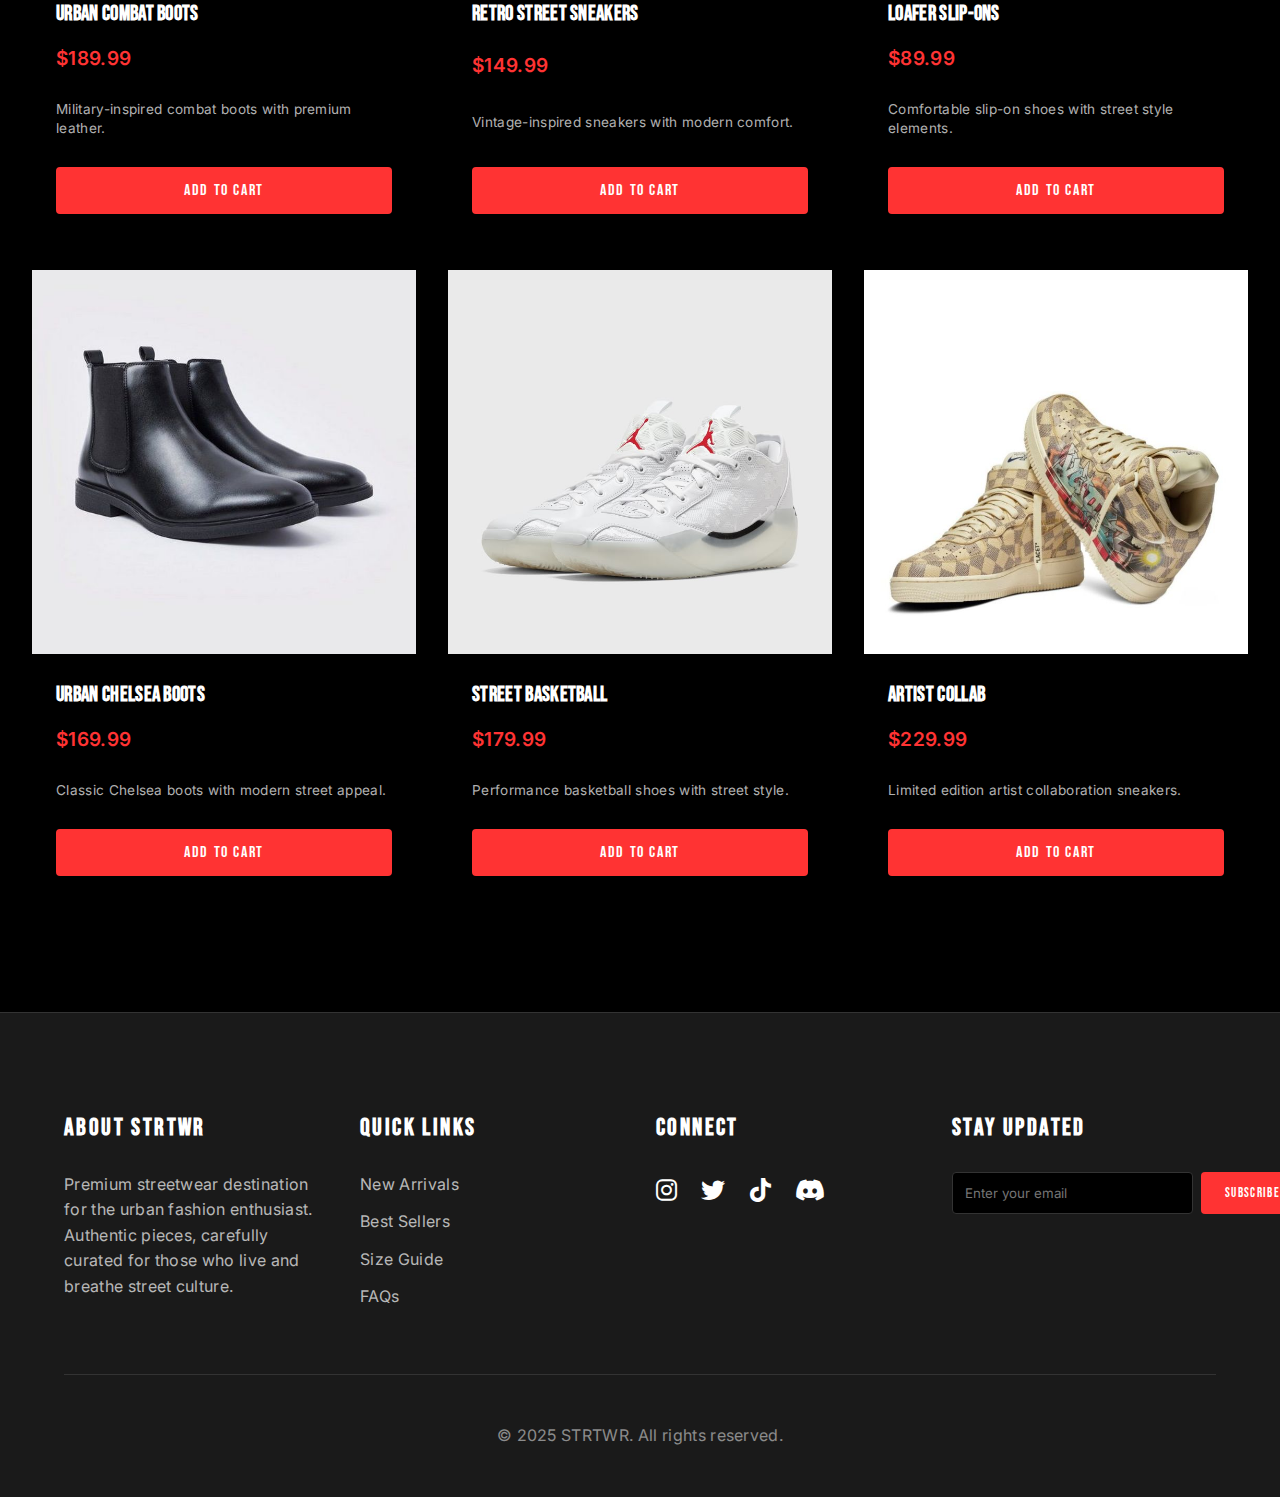
<file: e-commerce/footwear.html>
<!DOCTYPE html>
<html lang="en">
<head>
    <meta charset="UTF-8">
    <meta name="viewport" content="width=device-width, initial-scale=1.0">
    <title>STRTWR | Footwear Collection</title>
    <meta name="description" content="Premium streetwear footwear collection">
    <link rel="stylesheet" href="main.css" type="text/css">
    <link rel="stylesheet" href="./footwear.css" type="text/css">
    <link rel="stylesheet" href="https://cdnjs.cloudflare.com/ajax/libs/font-awesome/6.0.0/css/all.min.css">
    <link href="https://fonts.googleapis.com/css2?family=Bebas+Neue&family=Inter:wght@400;600;800&display=swap" rel="stylesheet">
</head>
<body>
    <!-- Header with Animated Navigation -->
    <header class="header">
        <nav class="navbar">
            <div class="nav-brand">
                <a href="main.html" class="logo">STRTWR</a>
            </div>
            
            <div class="search-container">
                <div class="search-wrapper">
                    <input type="text" id="searchInput" placeholder="SEARCH THE DRIP...">
                    <button class="search-btn">
                        <i class="fas fa-search"></i>
                    </button>
                </div>
                <div class="search-results" id="searchResults"></div>
            </div>
            <div class="nav-links">
                <a href="./main.html" class="nav-link">ALL</a>
                <a href="./clothing.html" class="nav-link">CLOTHING</a>
                <a href="./footwear.html" class="nav-link active">FOOTWEAR</a>
                <a href="./accessories.html" class="nav-link">ACCESSORIES</a>
                <div class="cart-wrapper">
                    <button class="cart-btn" aria-label="Shopping cart">
                        <i class="fas fa-shopping-cart"></i>
                        <span class="cart-count">0</span>
                    </button>
                    <div class="cart-preview">
                        <div class="cart-preview-items"></div>
                        <div class="cart-preview-total"></div>
                    </div>
                </div>
            </div>

            <button class="mobile-menu" aria-label="Toggle menu">
                <span></span><span></span><span></span>
            </button>
        </nav>
    </header>

    <!-- Footwear Collection Section -->
    <section id="footwear" class="products">
        <div class="section-header">
            <h2>Footwear Collection</h2>
            <div class="filter-buttons">
                <button class="filter-btn active" data-filter="all">All</button>
                <button class="filter-btn" data-filter="sneakers">Sneakers</button>
                <button class="filter-btn" data-filter="boots">Boots</button>
                <button class="filter-btn" data-filter="lifestyle">Lifestyle</button>
            </div>
        </div>
        <div class="product-grid">
            <div class="product-card" data-category="sneakers">
                <div class="product-image">
                    <img src="images/aforce1.jpg" alt=" Air Force 1" class="product-img">
                </div>
                <div class="product-info">
                    <h3 class="product-name"> Air Force 1</h3>
                    <div class="product-price">$199.99</div>
                    <p class="product-description">Exclusive Air Force 1 with custom stitching and premium design.</p>
                    <button class="add-to-cart">Add to Cart</button>
                </div>
            </div>
            
            <div class="product-card" data-category="lifestyle">
                <div class="product-image">
                    <img src="images/high top sneak.jpg" alt="High-Top Sneakers" class="product-img">
                </div>
                <div class="product-info">
                    <h3 class="product-name">Converse</h3>
                    <div class="product-price">$159.99</div>
                    <p class="product-description">Premium high-top sneakers with urban style and comfort.</p>
                    <button class="add-to-cart">Add to Cart</button>
                </div>
            </div>

            <!-- Additional Footwear Products -->            <div class="product-card" data-category="sneakers">
                <div class="product-image">
                    <img src="images/jordan.jpg" alt="Jordan" class="product-img">
                </div>
                <div class="product-info">
                    <h3 class="product-name">Air Jordan 1</h3>
                    <div class="product-price">$129.99</div>
                    <p class="product-description">Classic Air Jordans redesigned with premium textures and bold street energy.</p>
                    <button class="add-to-cart">Add to Cart</button>
                </div>
            </div>

            <div class="product-card" data-category="boots">
                <div class="product-image">
                    <img src="images/combat-boots.jpg" alt="Combat Boots" class="product-img">
                </div>
                <div class="product-info">
                    <h3 class="product-name">Urban Combat Boots</h3>
                    <div class="product-price">$189.99</div>
                    <p class="product-description">Military-inspired combat boots with premium leather.</p>
                    <button class="add-to-cart">Add to Cart</button>
                </div>
            </div>

            <div class="product-card" data-category="sneakers">
                <div class="product-image">
                    <img src="images/retro-sneakers.jpg" alt="Retro Sneakers" class="product-img">
                </div>
                <div class="product-info">
                    <h3 class="product-name">Retro Street Sneakers</h3>
                    <div class="product-price">$149.99</div>
                    <p class="product-description">Vintage-inspired sneakers with modern comfort.</p>
                    <button class="add-to-cart">Add to Cart</button>
                </div>
            </div>

            <div class="product-card" data-category="lifestyle">
                <div class="product-image">
                    <img src="images/slip-ons.jpg" alt="Premium Slip-ons" class="product-img">
                </div>
                <div class="product-info">
                    <h3 class="product-name">Loafer Slip-ons</h3>
                    <div class="product-price">$89.99</div>
                    <p class="product-description">Comfortable slip-on shoes with street style elements.</p>
                    <button class="add-to-cart">Add to Cart</button>
                </div>
            </div>

            <div class="product-card" data-category="boots">
                <div class="product-image">
                    <img src="images/chelsea-boots.jpg" alt="Chelsea Boots" class="product-img">
                </div>
                <div class="product-info">
                    <h3 class="product-name">Urban Chelsea Boots</h3>
                    <div class="product-price">$169.99</div>
                    <p class="product-description">Classic Chelsea boots with modern street appeal.</p>
                    <button class="add-to-cart">Add to Cart</button>
                </div>
            </div>

            <div class="product-card" data-category="sneakers">
                <div class="product-image">
                    <img src="images/basketball.jpg" alt="Basketball Sneakers" class="product-img">
                </div>
                <div class="product-info">
                    <h3 class="product-name">Street Basketball</h3>
                    <div class="product-price">$179.99</div>
                    <p class="product-description">Performance basketball shoes with street style.</p>
                    <button class="add-to-cart">Add to Cart</button>
                </div>
            </div>

            <div class="product-card" data-category="sneakers">
                <div class="product-image">
                    <img src="images/limited-collab.jpg" alt="Limited Collaboration" class="product-img">
                </div>
                <div class="product-info">
                    <h3 class="product-name">Artist Collab</h3>
                    <div class="product-price">$229.99</div>
                    <p class="product-description">Limited edition artist collaboration sneakers.</p>
                    <button class="add-to-cart">Add to Cart</button>
                </div>
            </div>
        </div>
    </section>

    <!-- Toast Notifications -->
    <div class="toast-container"></div>

    <!-- Footer -->
    <footer class="footer">
        <div class="footer-content">
            <div class="footer-section">
                <h4>About STRTWR</h4>
                <p>Premium streetwear destination for the urban fashion enthusiast. Authentic pieces, carefully curated for those who live and breathe street culture.</p>
            </div>
            <div class="footer-section">
                <h4>Quick Links</h4>
                <ul>
                    <li><a href="#">New Arrivals</a></li>
                    <li><a href="#">Best Sellers</a></li>
                    <li><a href="#">Size Guide</a></li>
                    <li><a href="#">FAQs</a></li>
                </ul>
            </div>
            <div class="footer-section">
                <h4>Connect</h4>
                <div class="social-links">
                    <a href="#" aria-label="Instagram"><i class="fab fa-instagram"></i></a>
                    <a href="#" aria-label="Twitter"><i class="fab fa-twitter"></i></a>
                    <a href="#" aria-label="TikTok"><i class="fab fa-tiktok"></i></a>
                    <a href="#" aria-label="Discord"><i class="fab fa-discord"></i></a>
                </div>
            </div>
            <div class="footer-section">
                <h4>Stay Updated</h4>
                <div class="newsletter-form">
                    <input type="email" placeholder="Enter your email">
                    <button type="submit">Subscribe</button>
                </div>
            </div>
        </div>
        <div class="footer-bottom">
            <p>&copy; 2025 STRTWR. All rights reserved.</p>
        </div>
    </footer>
    <script src="main.js"></script>
    <script src="footwear.js"></script>
</body>
</html>
</file>
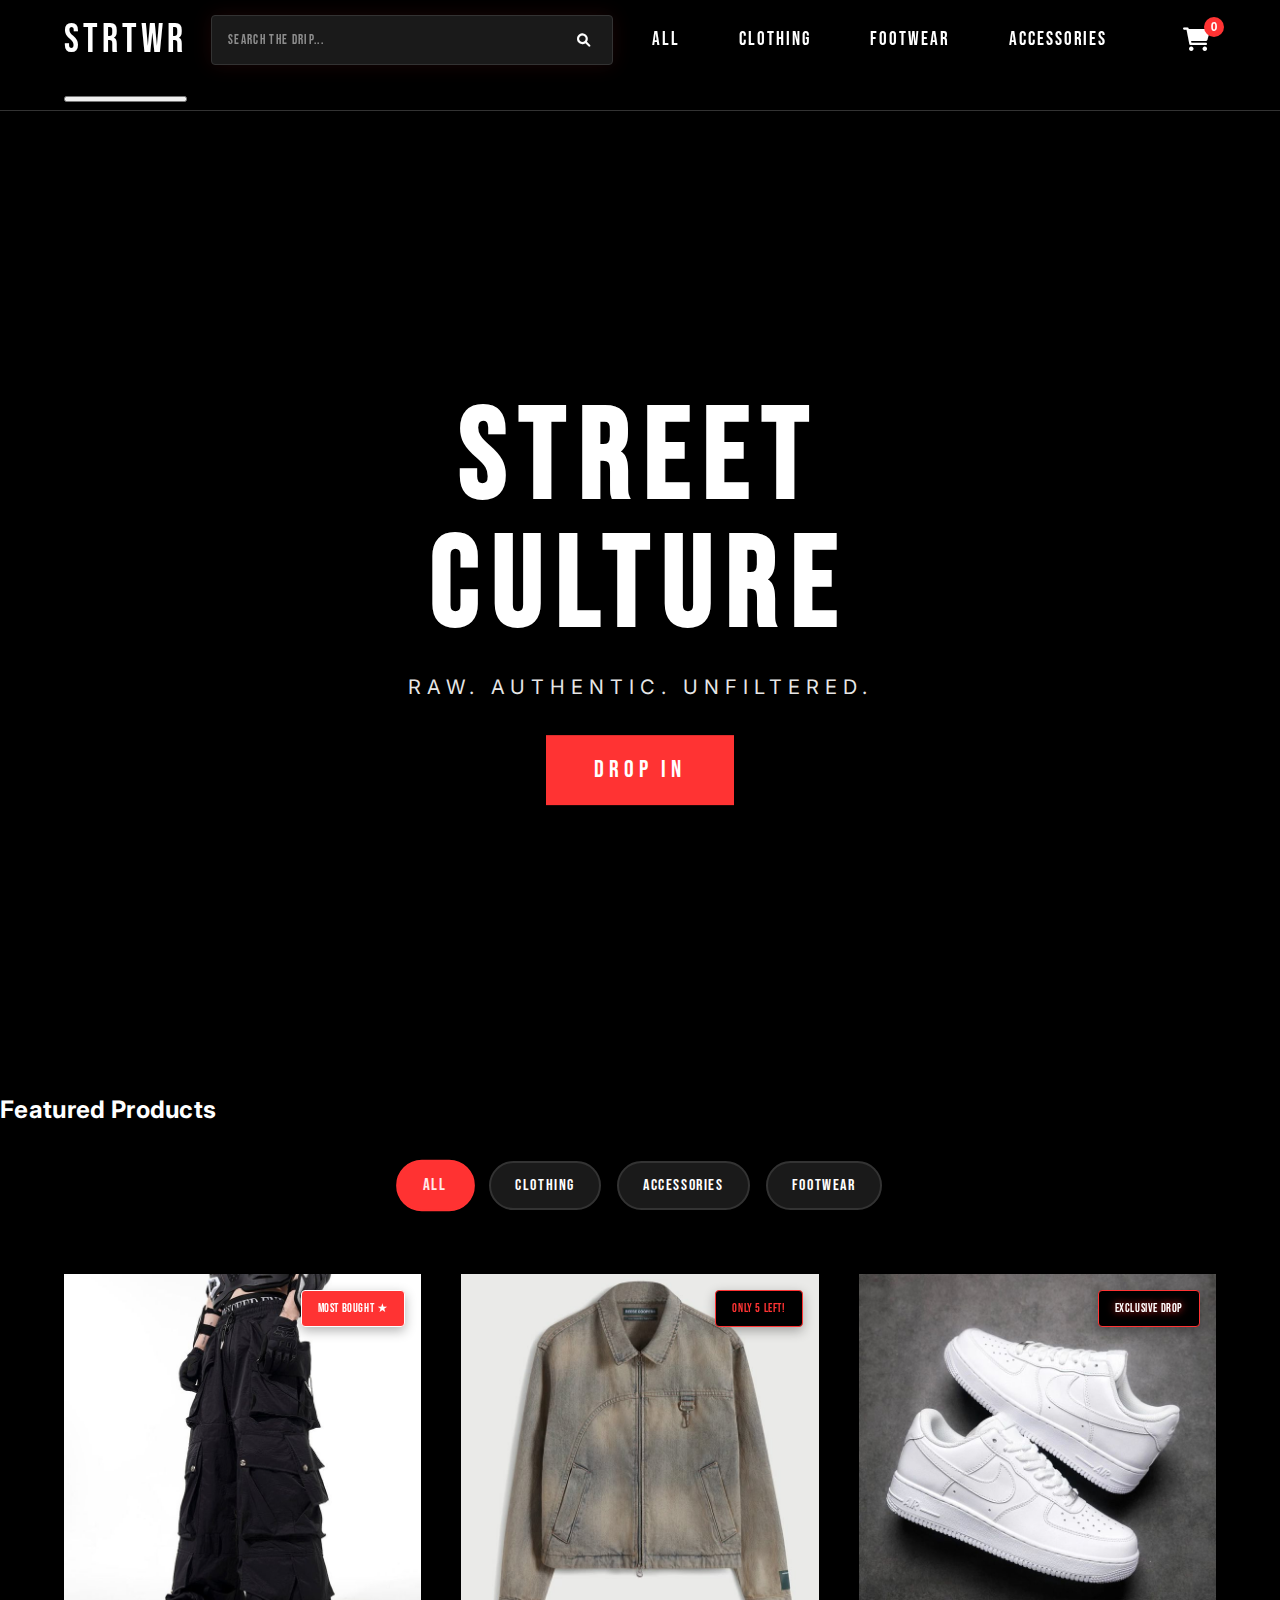
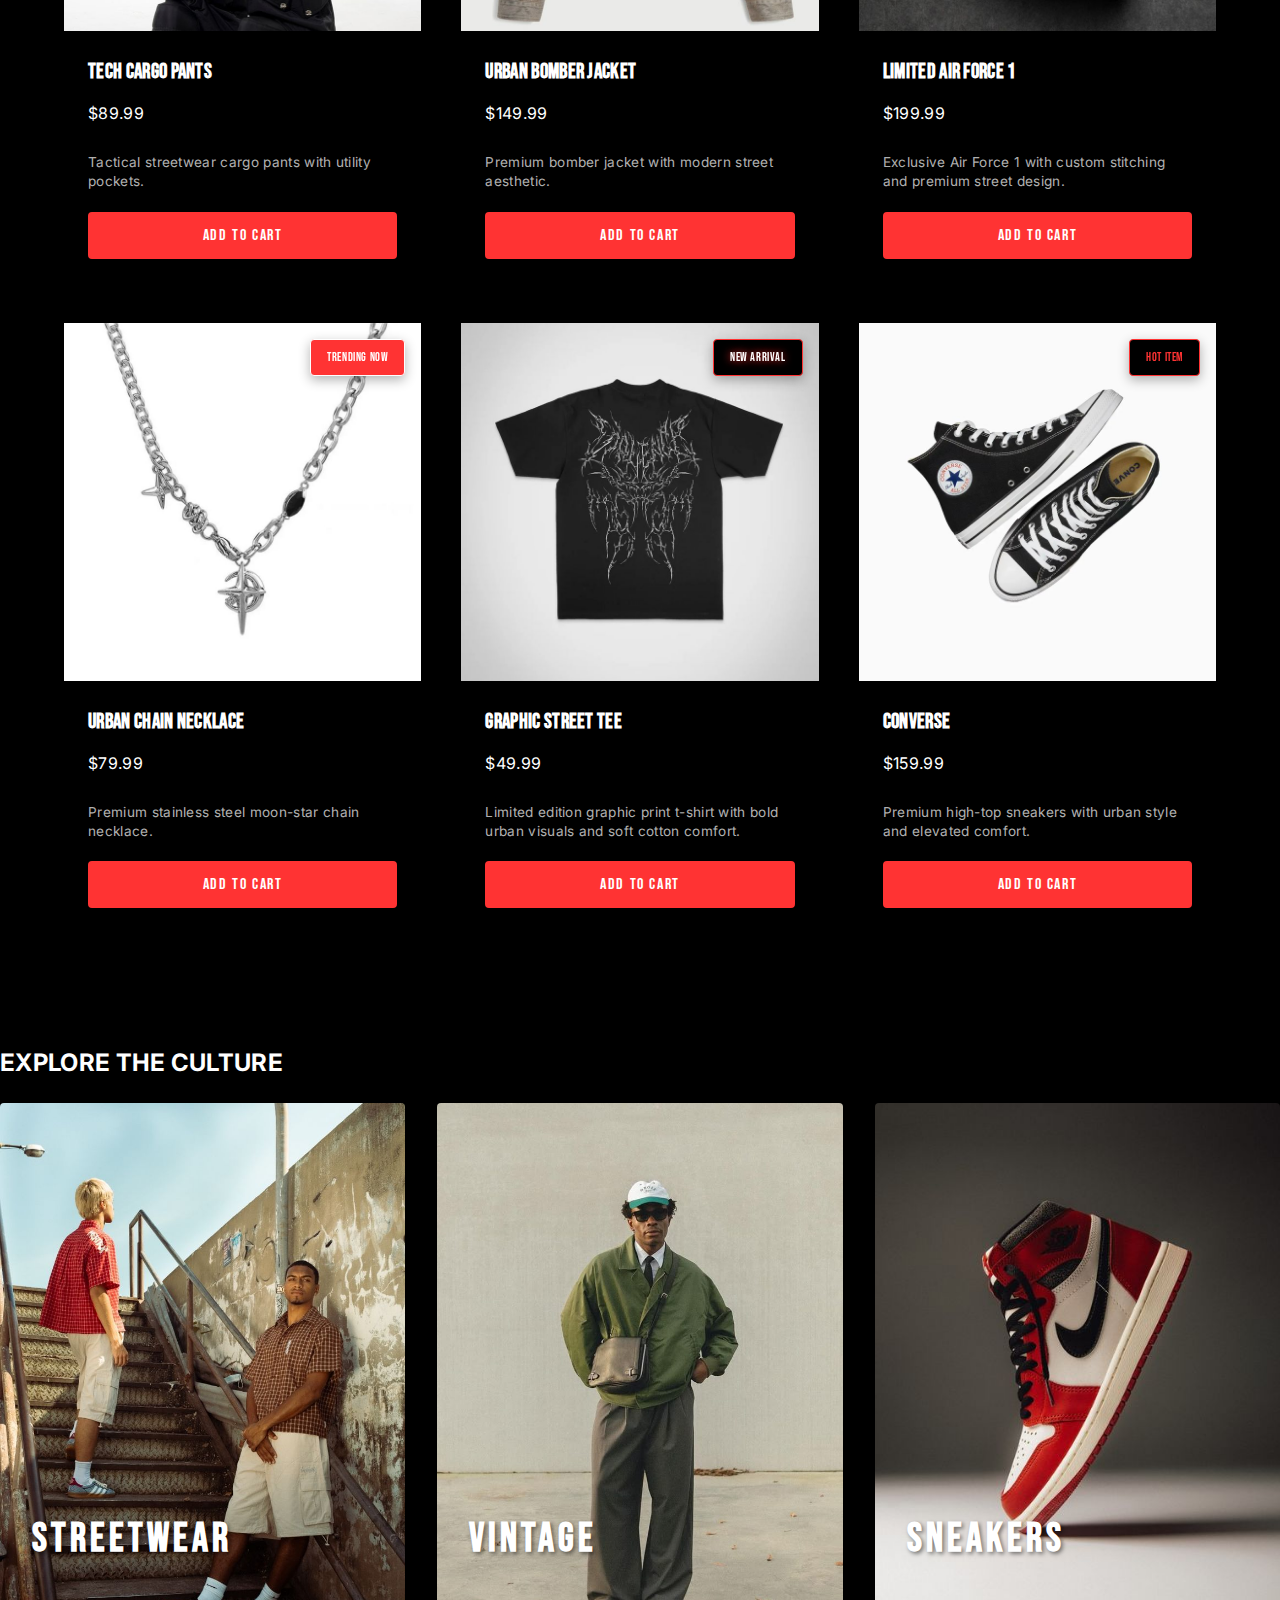
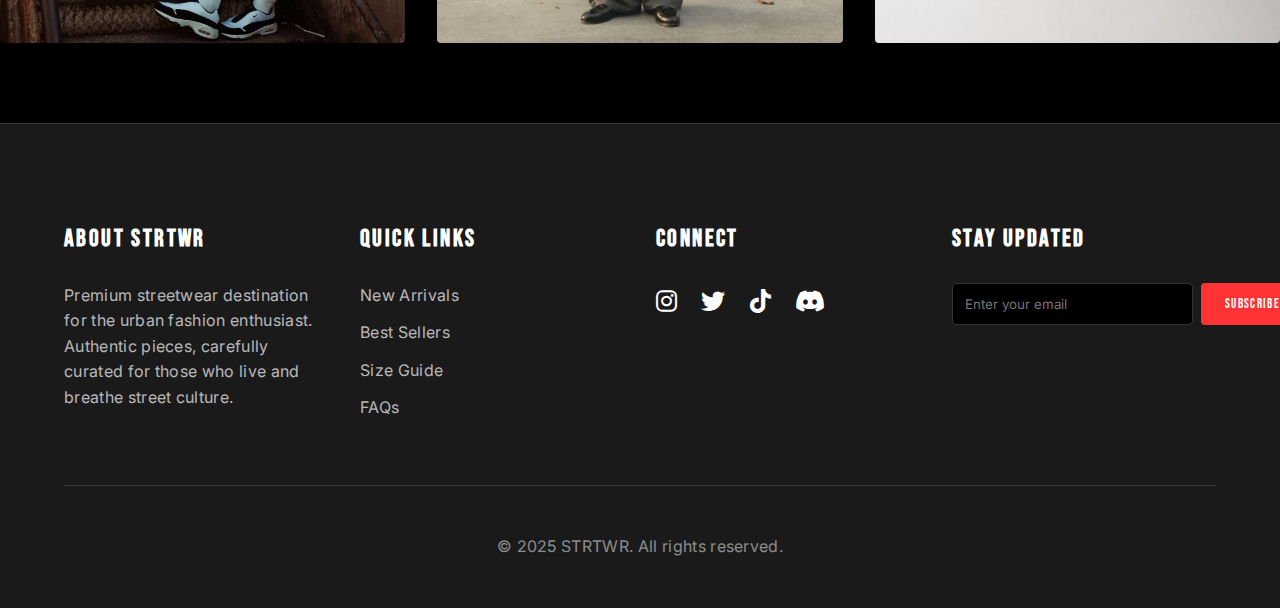
<file: e-commerce/main.html>
<!DOCTYPE html>
<html lang="en">
<head>    <meta charset="UTF-8">
    <meta name="viewport" content="width=device-width, initial-scale=1.0">    <title>STRTWR | Urban Streetwear Culture</title>
    <meta name="description" content="Premium streetwear, vintage finds, and urban culture essentials">
    <link rel="stylesheet" href="./main.css" type="text/css">
    <link rel="stylesheet" href="https://cdnjs.cloudflare.com/ajax/libs/font-awesome/6.0.0/css/all.min.css">
    <link href="https://fonts.googleapis.com/css2?family=Bebas+Neue&family=Inter:wght@400;600;800&display=swap" rel="stylesheet">
</head>
<body>
    <!-- Header with Animated Navigation -->
    <header class="header">
        <nav class="navbar">            <div class="nav-brand">
                <a href="main.html" class="logo">STRTWR</a>
            </div>
            
            <div class="search-container">
                <div class="search-wrapper">
                    <input type="text" id="searchInput" placeholder="SEARCH THE DRIP...">
                    <button class="search-btn">
                        <i class="fas fa-search"></i>
                    </button>
                </div>
                <div class="search-results" id="searchResults"></div>
            </div>            <div class="nav-links">
                <a href="./all.html" class="nav-link">ALL</a>
                <a href="./clothing.html" class="nav-link">CLOTHING</a>
                <a href="./footwear.html" class="nav-link">FOOTWEAR</a>
                <a href="./accessories.html" class="nav-link">ACCESSORIES</a>
                <div class="cart-wrapper">
                    <button class="cart-btn" aria-label="Shopping cart">
                        <i class="fas fa-shopping-cart"></i>
                        <span class="cart-count">0</span>
                    </button>
                    <div class="cart-preview">
                        <div class="cart-preview-items"></div>
                        <div class="cart-preview-total"></div>
                    </div>
                </div>
            </div>

            <button class="mobile-menu" aria-label="Toggle menu">
                <span></span><span></span><span></span>
            </button>
        </nav>
    </header>

    <!-- Hero Section with Dynamic Background -->    <section class="hero">
        <div class="hero-slider">            <div class="slide active" style="background-image: linear-gradient(rgba(0,0,0,0.5), rgba(0,0,0,0.5)), url('https://images.unsplash.com/photo-1523398002811-999ca8dec234?auto=format&fit=crop&q=80&w=2070');">
                <div class="hero-content">
                    <h1>STREET CULTURE</h1>
                    <p>Raw. Authentic. Unfiltered.</p>
                    <a href="#featured" class="cta-button">DROP IN</a>
                </div>
            </div>
            <div class="slide" style="background-image: linear-gradient(rgba(0,0,0,0.5), rgba(0,0,0,0.5)), url('https://images.unsplash.com/photo-1516826957135-700dedea698c?auto=format&fit=crop&q=80&w=2070');">
                <div class="hero-content">
                    <h1>New Arrivals</h1>
                    <p>Be the first to wear our latest styles</p>
                    <a href="#new-arrivals" class="cta-button">Explore</a>
                </div>
            </div>
        </div>
        <div class="slider-dots"></div>
    </section>

    <!-- Featured Products with Filter -->
    <section id="featured" class="products">
        <div class="section-header">
            <h2>Featured Products</h2>
            <div class="filter-buttons">
                <button class="filter-btn active" data-filter="all">All</button>
                <button class="filter-btn" data-filter="clothing">Clothing</button>
                <button class="filter-btn" data-filter="accessories">Accessories</button>
                <button class="filter-btn" data-filter="footwear">Footwear</button>
            </div>        </div>
        <div class="product-grid">
            <div class="product-card" data-category="clothing">
                <div class="product-image">
                    <img src="images/tech.jpg" alt="Tech Cargo Pants" class="product-img">
                    <span class="product-badge best-seller">MOST BOUGHT ★</span>
                </div>
                <div class="product-info">
                    <h3 class="product-name">Tech Cargo Pants</h3>
                    <div class="product-price">$89.99</div>
                    <p class="product-description">Tactical streetwear cargo pants with utility pockets.</p>
                    <button class="add-to-cart">Add to Cart</button>
                </div>
            </div>
            
            <div class="product-card" data-category="clothing">
                <div class="product-image">
                    <img src="images/bomber.jpg" alt="Urban Bomber Jacket" class="product-img">
                    <span class="product-badge limited">ONLY 5 LEFT!</span>
                </div>
                <div class="product-info">
                    <h3 class="product-name">Urban Bomber Jacket</h3>
                    <div class="product-price">$149.99</div>
                    <p class="product-description">Premium bomber jacket with modern street aesthetic.</p>
                    <button class="add-to-cart">Add to Cart</button>
                </div>
            </div>
            
            <div class="product-card" data-category="footwear">
                <div class="product-image">
                    <img src="images/af1.jpg" alt="Limited Air Force 1" class="product-img">
                    <span class="product-badge exclusive">EXCLUSIVE DROP</span>
                </div>
                <div class="product-info">
                    <h3 class="product-name">Limited Air Force 1</h3>
                    <div class="product-price">$199.99</div>
                    <p class="product-description">Exclusive Air Force 1 with custom stitching and premium street design.</p>
                    <button class="add-to-cart">Add to Cart</button>
                </div>            </div>
            
            <div class="product-card" data-category="accessories">
                <div class="product-image">
                    <img src="images/necklace.jpg" alt="Urban Chain Necklace" class="product-img">
                    <span class="product-badge best-seller">TRENDING NOW</span>
                </div>
                <div class="product-info">
                    <h3 class="product-name">Urban Chain Necklace</h3>
                    <div class="product-price">$79.99</div>
                    <p class="product-description">Premium stainless steel moon-star chain necklace.</p>
                    <button class="add-to-cart">Add to Cart</button>
                </div>
            </div>
            
            <div class="product-card" data-category="clothing">
                <div class="product-image">
                    <img src="images/tee.jpg" alt="Graphic Street Tee" class="product-img">
                    <span class="product-badge exclusive">NEW ARRIVAL</span>
                </div>                <div class="product-info">
                    <h3 class="product-name">Graphic Street Tee</h3>
                    <div class="product-price">$49.99</div>
                    <p class="product-description">Limited edition graphic print t-shirt with bold urban visuals and soft cotton comfort.</p>
                    <button class="add-to-cart">Add to Cart</button>
                </div>
            </div>

            <div class="product-card" data-category="footwear">
                <div class="product-image">
                    <img src="images/high top sneak.jpg" alt="High-Top Sneakers" class="product-img">
                    <span class="product-badge limited">HOT ITEM</span>
                </div>                <div class="product-info">
                    <h3 class="product-name">Converse</h3>
                    <div class="product-price">$159.99</div>
                    <p class="product-description">Premium high-top sneakers with urban style and elevated comfort.</p>
                    <button class="add-to-cart">Add to Cart</button>
                </div>
            </div>
        </div>
    </section>

    <!-- Categories Section -->    <section id="categories" class="categories">
        <h2>EXPLORE THE CULTURE</h2>
        <div class="category-grid">              <div class="category-card" data-category="streetwear">
                <div class="category-image">
                    <img src="images/streetwear.jpg" alt="Streetwear Essentials" class="category-img">
                </div>
                <h3>Streetwear</h3>
            </div>
            <div class="category-card" data-category="vintage">
                <div class="category-image">
                    <img src="images/vintage.jpg" alt="Vintage Finds" class="category-img">
                </div>
                <h3>Vintage</h3>
            </div>
            <div class="category-card" data-category="sneakers">
                <div class="category-image">
                    <img src="images/sneaker.jpg" alt="Sneaker Culture" class="category-img">
                </div>
                <h3>Sneakers</h3>
            </div>
        </div>
    </section>    <!-- Toast Notifications -->
    <div class="toast-container"></div>

    <!-- Footer -->
    <footer class="footer">
        <div class="footer-content">
            <div class="footer-section">
                <h4>About STRTWR</h4>
                <p>Premium streetwear destination for the urban fashion enthusiast. Authentic pieces, carefully curated for those who live and breathe street culture.</p>
            </div>
            <div class="footer-section">
                <h4>Quick Links</h4>
                <ul>
                    <li><a href="#">New Arrivals</a></li>
                    <li><a href="#">Best Sellers</a></li>
                    <li><a href="#">Size Guide</a></li>
                    <li><a href="#">FAQs</a></li>
                </ul>
            </div>
            <div class="footer-section">
                <h4>Connect</h4>
                <div class="social-links">
                    <a href="#" aria-label="Instagram"><i class="fab fa-instagram"></i></a>
                    <a href="#" aria-label="Twitter"><i class="fab fa-twitter"></i></a>
                    <a href="#" aria-label="TikTok"><i class="fab fa-tiktok"></i></a>
                    <a href="#" aria-label="Discord"><i class="fab fa-discord"></i></a>
                </div>
            </div>
            <div class="footer-section">
                <h4>Stay Updated</h4>
                <div class="newsletter-form">
                    <input type="email" placeholder="Enter your email">
                    <button type="submit">Subscribe</button>
                </div>
            </div>
        </div>
        <div class="footer-bottom">
            <p>&copy; 2025 STRTWR. All rights reserved.</p>
        </div>
    </footer>    <script src="main.js"></script>
</body>
</html>
</file>
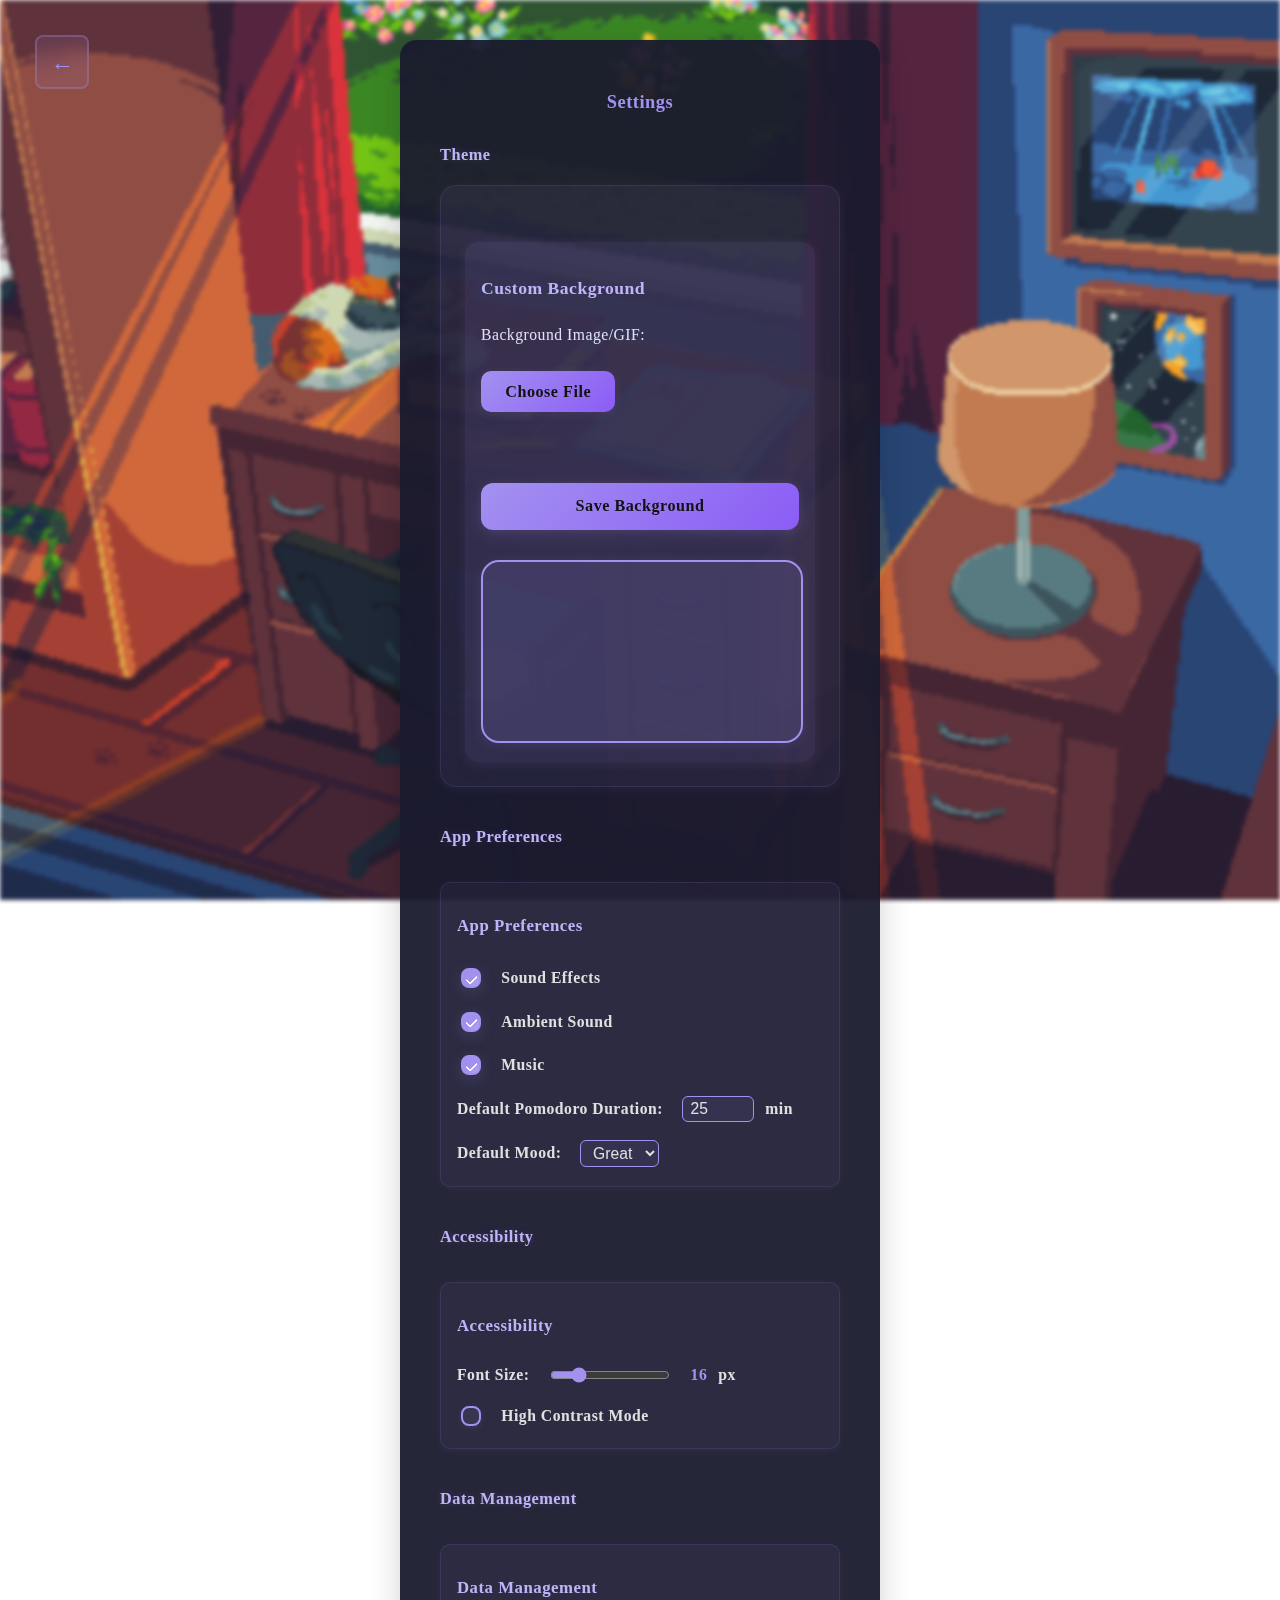
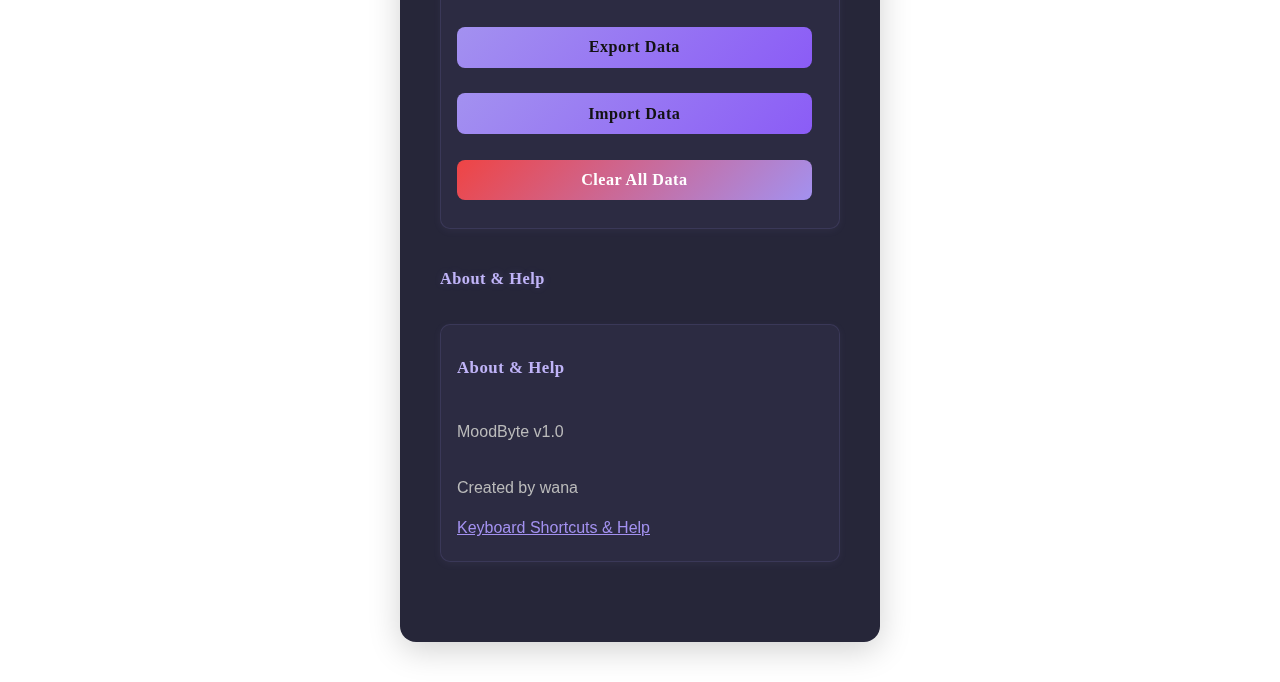
<file: moodbyte/settings.html>
<!DOCTYPE html>
<html lang="en">
<head>
  <meta charset="UTF-8">
  <meta name="viewport" content="width=device-width, initial-scale=1.0">
  <title>Settings - MoodByte</title>
  <link rel="stylesheet" href="settings.css">
</head>
<body>
  <div id="settings-animated-bg"></div>
  <button id="back-btn" aria-label="Back to MoodByte Home"><span class="back-arrow">←</span></button>
  <div class="settings-container">
    <h1>Settings</h1>
    <div class="settings-section-header">Theme</div>
    <section class="theme-section">
      <div class="custom-theme-section">
        <h3>Custom Background</h3>
        <label for="custom-bg-image">Background Image/GIF:</label>
        <label class="custom-file-label" tabindex="0">Choose File
          <input type="file" id="custom-bg-image" accept="image/*,image/gif" style="display:none;">
        </label>
        <span id="custom-file-name" style="color:#b7a8f2;font-size:0.98rem;margin-bottom:0.5em;display:block;"></span>
        <button id="save-custom-theme">Save Background</button>
        <div id="custom-theme-preview"></div>
      </div>
    </section>
    <div class="settings-section-header">App Preferences</div>
    <section class="preferences-section">
      <h2>App Preferences</h2>
      <label><input type="checkbox" id="toggle-sfx"> Sound Effects</label>
      <label><input type="checkbox" id="toggle-ambient" checked> Ambient Sound</label>
      <label><input type="checkbox" id="toggle-music"> Music</label>
      <label>Default Pomodoro Duration: <input type="number" id="default-pomodoro" min="5" max="60" value="25"> min</label>
      <label>Default Mood: <select id="default-mood">
        <option value="great">Great</option>
        <option value="good">Good</option>
        <option value="okay">Okay</option>
        <option value="meh">Meh</option>
        <option value="bad">Bad</option>
        <option value="angry">Angry</option>
      </select></label>
    </section>
    <div class="settings-section-header">Accessibility</div>
    <section class="accessibility-section">
      <h2>Accessibility</h2>
      <label>Font Size: <input type="range" id="font-size-slider" min="14" max="24" value="16"> <span id="font-size-value">16</span>px</label>
      <label><input type="checkbox" id="high-contrast-toggle"> High Contrast Mode</label>
    </section>
    <div class="settings-section-header">Data Management</div>
    <section class="data-section">
      <h2>Data Management</h2>
      <button id="export-data">Export Data</button>
      <button id="import-data">Import Data</button>
      <button id="clear-data" class="danger">Clear All Data</button>
    </section>
    <div class="settings-section-header">About & Help</div>
    <section class="about-section">
      <h2>About & Help</h2>
      <p>MoodByte v1.0</p>
      <p>Created by wana</p>
      <a href="#" id="open-help">Keyboard Shortcuts & Help</a>
    </section>
  </div>
  <script src="settings.js"></script>
</body>
</html>
</file>
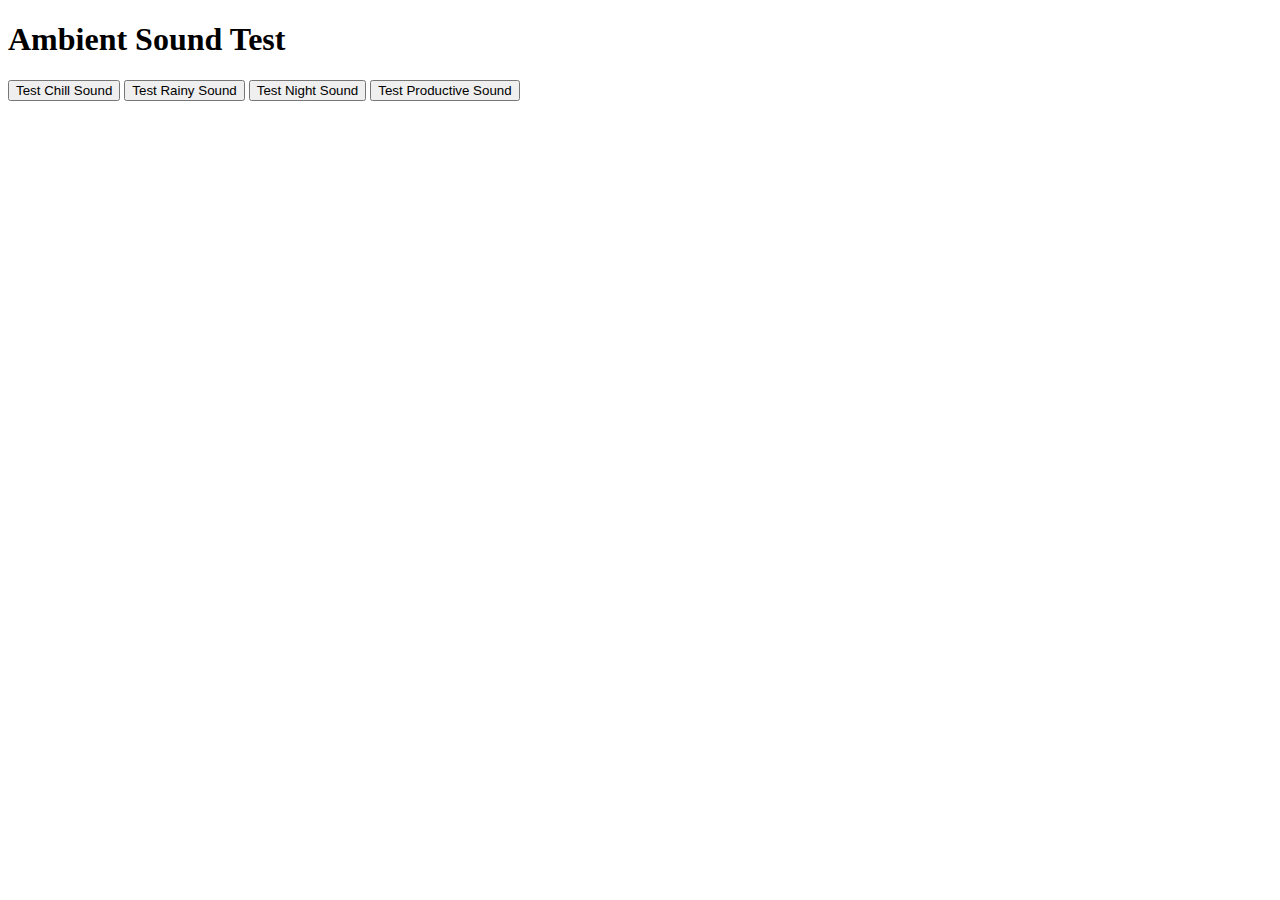
<file: moodbyte/test-audio.html>
<!DOCTYPE html>
<html lang="en">
<head>
    <meta charset="UTF-8">
    <meta name="viewport" content="width=device-width, initial-scale=1.0">
    <title>Audio Test</title>
</head>
<body>
    <h1>Ambient Sound Test</h1>
    <button onclick="testChill()">Test Chill Sound</button>
    <button onclick="testRainy()">Test Rainy Sound</button>
    <button onclick="testNight()">Test Night Sound</button>
    <button onclick="testProductive()">Test Productive Sound</button>
    
    <div id="status"></div>
    
    <script>
        function testAudio(url, name) {
            const status = document.getElementById('status');
            status.innerHTML += `<p>Testing ${name}...</p>`;
            
            const audio = new Audio(url);
            audio.volume = 0.3;
            
            audio.addEventListener('canplaythrough', () => {
                status.innerHTML += `<p>✅ ${name} loaded successfully</p>`;
                audio.play().then(() => {
                    status.innerHTML += `<p>🎵 ${name} playing...</p>`;
                    setTimeout(() => {
                        audio.pause();
                        status.innerHTML += `<p>⏸️ ${name} stopped</p>`;
                    }, 3000);
                }).catch(error => {
                    status.innerHTML += `<p>❌ ${name} play failed: ${error.message}</p>`;
                });
            });
            
            audio.addEventListener('error', (e) => {
                status.innerHTML += `<p>❌ ${name} load failed: ${e}</p>`;
            });
        }
        
        function testChill() {
            testAudio('assets/ambient/chill.mp3', 'Chill');
        }
        
        function testRainy() {
            testAudio('assets/ambient/rainy.mp3', 'Rainy');
        }
        
        function testNight() {
            testAudio('assets/ambient/night.mp3', 'Night');
        }
        
        function testProductive() {
            testAudio('assets/ambient/productive.mp3', 'Productive');
        }
    </script>
</body>
</html>
</file>
<file: main.css>
/* main.css */

:root {
  --primary-color: #f52a8c; /* Hot Pink */
  --secondary-color: #f78acb; /* Light Pink */
  --background-color: #fde7f3; /* Baby Pink */
  --text-color: #4a4a4a;
  --heading-color: #333;
  --accent-color: #ff00ff; /* Magenta */
  --white: #ffffff;

  --heading-font: 'Fredoka', sans-serif;
  --body-font: 'Lora', serif;
}

body {
  margin: 0;
  font-family: var(--body-font);
  background-color: var(--background-color);
  color: var(--text-color);
  scroll-behavior: smooth;
  line-height: 1.6;
}

header {
  background-color: var(--white);
  padding: 1.5rem 3rem;
  display: flex;
  justify-content: space-between;
  align-items: center;
  box-shadow: 0 2px 15px rgba(0, 0, 0, 0.05);
  position: sticky;
  top: 0;
  z-index: 100;
  transition: box-shadow 0.3s ease;
}

header:hover {
    box-shadow: 0 4px 20px rgba(0, 0, 0, 0.1);
}

.logo {
  font-family: var(--heading-font);
  font-size: 2rem;
  font-weight: 600;
  color: var(--primary-color);
  transition: transform 0.3s ease;
}

.logo:hover {
  transform: scale(1.05);
}

nav ul {
  list-style: none;
  display: flex;
  gap: 2rem;
  padding: 0;
  margin: 0;
}

nav a {
  text-decoration: none;
  color: var(--text-color);
  font-family: var(--heading-font);
  font-weight: 500;
  font-size: 1.1rem;
  position: relative;
  transition: color 0.3s ease;
}

nav a::after {
    content: '';
    position: absolute;
    width: 0;
    height: 2px;
    bottom: -5px;
    left: 50%;
    transform: translateX(-50%);
    background-color: var(--primary-color);
    transition: width 0.3s ease;
}

nav a:hover {
  color: var(--primary-color);
}

nav a:hover::after {
    width: 100%;
}

.hero {
  text-align: center;
  padding: 5rem 2rem;
  background-color: var(--background-color);
  display: flex;
  flex-direction: column;
  align-items: center;
  justify-content: center;
  min-height: 80vh;
}

.hero h1 {
  font-family: var(--heading-font);
  font-size: 3.5rem;
  color: var(--primary-color);
  margin-bottom: 1rem;
}

.hero p {
  font-size: 1.3rem;
  margin-bottom: 2rem;
  color: var(--text-color);
  font-style: italic;
}

.btn {
  background-color: var(--primary-color);
  color: var(--white);
  padding: 1rem 2.5rem;
  border: 2px solid var(--primary-color);
  border-radius: 50px;
  font-family: var(--heading-font);
  font-size: 1.1rem;
  text-decoration: none;
  transition: all 0.3s ease;
  box-shadow: 0 4px 15px rgba(245, 42, 140, 0.5);
}

.btn:hover {
  background-color: transparent;
  color: var(--primary-color);
  transform: translateY(-3px);
  box-shadow: 0 6px 20px rgba(245, 42, 140, 0.2);
}

section {
  padding: 5rem 3rem;
  text-align: center;
}

section:nth-of-type(odd) {
    background-color: var(--white);
}

h2 {
    font-family: var(--heading-font);
    font-size: 2.8rem;
    color: var(--primary-color);
    margin-bottom: 3rem;
}

.menu-grid, .gallery-grid {
  display: grid;
  grid-template-columns: repeat(auto-fit, minmax(280px, 1fr));
  gap: 2.5rem;
  margin-top: 2rem;
}

.menu-item {
  background-color: var(--white);
  border-radius: 15px;
  box-shadow: 0 4px 20px rgba(0, 0, 0, 0.05);
  overflow: hidden;
  transition: transform 0.3s ease, box-shadow 0.3s ease, border-color 0.3s ease;
  border: 2px solid transparent;
}

.menu-item:hover {
  transform: translateY(-10px);
  box-shadow: 0 10px 30px rgba(0, 0, 0, 0.1);
  border-color: var(--secondary-color);
}

.menu-item img, .gallery-grid img {
  width: 100%;
  height: 250px;
  object-fit: cover;
  display: block;
}

.menu-item h3 {
  font-family: var(--heading-font);
  margin: 1.5rem 0;
  color: var(--primary-color);
  font-size: 1.5rem;
}

.about p {
  max-width: 700px;
  margin: 0 auto;
  font-size: 1.2rem;
  line-height: 1.8;
}

.gallery-grid img {
    border-radius: 15px;
    transition: transform 0.3s ease, box-shadow 0.3s ease;
}

.gallery-grid img:hover {
    transform: scale(1.05) translateY(-5px);
    box-shadow: 0 10px 30px rgba(0, 0, 0, 0.15);
}


form {
  max-width: 600px;
  margin: 0 auto;
  display: flex;
  flex-direction: column;
  gap: 1.5rem;
  text-align: left;
}

form input, form textarea {
  padding: 1rem;
  border-radius: 10px;
  border: 1px solid #ddd;
  font-family: var(--body-font);
  font-size: 1rem;
  transition: border-color 0.3s ease, box-shadow 0.3s ease;
}

form input:focus, form textarea:focus {
    outline: none;
    border-color: var(--primary-color);
    box-shadow: 0 0 10px rgba(245, 42, 140, 0.3);
}

form button {
  background-color: var(--primary-color);
  color: var(--white);
  border: 2px solid var(--primary-color);
  padding: 1rem 2.5rem;
  border-radius: 50px;
  cursor: pointer;
  font-family: var(--heading-font);
  font-size: 1.1rem;
  font-weight: bold;
  transition: all 0.3s ease;
  box-shadow: 0 4px 15px rgba(245, 42, 140, 0.5);
}

form button:hover {
  background-color: transparent;
  color: var(--primary-color);
  transform: translateY(-3px);
  box-shadow: 0 6px 20px rgba(245, 42, 140, 0.2);
}

footer {
  background-color: var(--secondary-color);
  color: var(--white);
  padding: 2rem;
  text-align: center;
  font-family: var(--heading-font);
}

/* Scroll animation */
.reveal {
  opacity: 0;
  transform: translateY(50px);
  transition: opacity 0.6s ease-out, transform 0.6s ease-out;
}

.reveal.visible {
  opacity: 1;
  transform: translateY(0);
}

.hamburger {
  display: none;
  background: none;
  border: none;
  cursor: pointer;
  padding: 0;
}

.hamburger .bar {
  display: block;
  width: 25px;
  height: 3px;
  margin: 5px auto;
  background-color: var(--primary-color);
  transition: all 0.3s ease-in-out;
}

@media (max-width: 768px) {
  header {
    padding: 1rem 1.5rem;
  }
  
  .logo img {
    height: 80px;
  }

  nav ul {
    position: fixed;
    left: -100%;
    top: 95px; /* Match header height */
    flex-direction: column;
    background-color: var(--white);
    width: 100%;
    height: calc(100vh - 95px);
    text-align: center;
    transition: 0.3s;
    gap: 2rem;
    padding-top: 3rem;
  }

  nav ul.active {
    left: 0;
  }

  nav a {
    font-size: 1.5rem;
  }

  .hamburger {
    display: block;
  }

  .hamburger.active .bar:nth-child(2) {
    opacity: 0;
  }

  .hamburger.active .bar:nth-child(1) {
    transform: translateY(8px) rotate(45deg);
  }

  .hamburger.active .bar:nth-child(3) {
    transform: translateY(-8px) rotate(-45deg);
  }

  .hero {
    padding: 4rem 1.5rem;
    min-height: 70vh;
  }

  .hero h1 {
    font-size: 2.8rem;
  }
  
  .hero p {
    font-size: 1.1rem;
  }

  section {
    padding: 4rem 1.5rem;
  }

  h2 {
    font-size: 2.5rem;
  }

  .menu-grid, .gallery-grid {
    gap: 1.5rem;
  }
}

.thank-you {
  background: #fff;
  color: var(--primary-color);
  font-family: var(--heading-font);
  font-size: 1.15rem;
  text-align: center;
  padding: 1.5rem 1rem;
  border-radius: 16px;
  box-shadow: 0 2px 12px rgba(247, 138, 203, 0.10);
  margin: 2rem auto;
  max-width: 340px;
  border: 1.5px solid var(--secondary-color);
  animation: fade-in 0.4s;
  display: flex;
  flex-direction: column;
  align-items: center;
  gap: 0.5rem;
}

.thank-you .icon {
  font-size: 1.7rem;
  margin-bottom: 0.2rem;
}

@keyframes fade-in {
  from { opacity: 0; transform: translateY(20px);}
  to { opacity: 1; transform: translateY(0);}
}

.hero-content {
  display: flex;
  align-items: center;
  justify-content: center;
  gap: 3rem;
  flex-wrap: wrap;
  opacity: 0;
  transform: translateY(40px);
  animation: hero-in 1.1s cubic-bezier(.68,-0.55,.27,1.55) 0.2s forwards;
  position: relative;
}
@keyframes hero-in {
  to {
    opacity: 1;
    transform: none;
  }
}
.hero-text {
  flex: 1 1 320px;
  min-width: 260px;
  opacity: 0;
  transform: translateX(-40px);
  animation: hero-text-in 1.1s cubic-bezier(.68,-0.55,.27,1.55) 0.4s forwards;
}
@keyframes hero-text-in {
  to {
    opacity: 1;
    transform: none;
  }
}
.hero-img {
  flex: 1 1 320px;
  min-width: 260px;
  display: flex;
  justify-content: center;
  opacity: 0;
  transform: translateX(40px);
  animation: hero-img-in 1.1s cubic-bezier(.68,-0.55,.27,1.55) 0.6s forwards;
}
@keyframes hero-img-in {
  to {
    opacity: 1;
    transform: none;
  }
}
.hero-img img {
  max-width: 350px;
  width: 100%;
  border-radius: 2rem;
  box-shadow: 0 6px 32px rgba(245, 42, 140, 0.10);
  object-fit: cover;
  transition: transform 0.4s cubic-bezier(.68,-0.55,.27,1.55), box-shadow 0.3s;
}
.hero-img img:hover {
  transform: scale(1.06) rotate(-3deg);
  box-shadow: 0 12px 36px rgba(245, 42, 140, 0.18);
}

.about-content {
  display: flex;
  align-items: center;
  justify-content: center;
  gap: 2rem;
  flex-wrap: wrap;
}
.about-img {
  width: 120px;
  height: 120px;
  border-radius: 50%;
  object-fit: cover;
  box-shadow: 0 2px 12px rgba(247, 138, 203, 0.12);
  border: 3px solid var(--secondary-color);
  transition: transform 0.4s cubic-bezier(.68,-0.55,.27,1.55), box-shadow 0.3s;
}
.about-img:hover {
  transform: scale(1.08) rotate(6deg);
  box-shadow: 0 8px 24px rgba(245, 42, 140, 0.16);
}
.about-text {
  flex: 1 1 260px;
  min-width: 200px;
}

.gallery-preview {
  text-align: center;
  margin-top: 2rem;
}
.gallery-preview-row {
  display: flex;
  justify-content: center;
  gap: 1.5rem;
  margin-bottom: 1.5rem;
  flex-wrap: wrap;
}
.gallery-preview-row img {
  width: 120px;
  height: 120px;
  border-radius: 1.2rem;
  object-fit: cover;
  box-shadow: 0 2px 12px rgba(247, 138, 203, 0.10);
  border: 2px solid var(--secondary-color);
  transition: transform 0.2s;
}
.gallery-preview-row img:hover {
  transform: scale(1.07) rotate(-2deg);
}
.gallery-link {
  margin-top: 0.5rem;
  font-size: 1rem;
  padding: 0.7rem 2rem;
}
@media (max-width: 900px) {
  .hero-content, .about-content {
    flex-direction: column;
    gap: 1.5rem;
  }
  .hero-img img {
    max-width: 90vw;
  }
}

/* Explore Menu button pulse */
.btn {
  position: relative;
  z-index: 1;
}
.btn.pulse {
  animation: pulse 1.8s infinite cubic-bezier(.66,0,.34,1);
}
@keyframes pulse {
  0%, 100% { box-shadow: 0 0 0 0 rgba(245, 42, 140, 0.18); }
  50% { box-shadow: 0 0 0 12px rgba(245, 42, 140, 0.10); }
}

/* Floating sparkles */
.sparkle {
  position: absolute;
  pointer-events: none;
  z-index: 0;
  width: 22px;
  height: 22px;
  opacity: 0.7;
  animation: sparkle-float 4s linear infinite;
}
.sparkle.s1 { left: 8%; top: 18%; animation-delay: 0s; }
.sparkle.s2 { left: 80%; top: 12%; animation-delay: 1.2s; }
.sparkle.s3 { left: 60%; top: 38%; animation-delay: 2.1s; }
.sparkle.s4 { left: 25%; top: 60%; animation-delay: 2.7s; }
@keyframes sparkle-float {
  0% { transform: translateY(0) scale(1) rotate(0deg); opacity: 0.7; }
  50% { transform: translateY(-18px) scale(1.15) rotate(10deg); opacity: 1; }
  100% { transform: translateY(0) scale(1) rotate(0deg); opacity: 0.7; }
}

/* Contact magic */
.contact {
  position: relative;
  overflow: hidden;
}
.contact .sparkle {
  position: absolute;
  pointer-events: none;
  z-index: 0;
  width: 20px;
  height: 20px;
  opacity: 0.7;
  animation: sparkle-float 4.5s linear infinite;
}
.contact .s1 { left: 10%; top: 10%; animation-delay: 0s; }
.contact .s2 { left: 85%; top: 18%; animation-delay: 1.1s; }
.contact .s3 { left: 70%; top: 70%; animation-delay: 2.2s; }
.contact .s4 { left: 20%; top: 80%; animation-delay: 2.8s; }

.contact-form-magic {
  position: relative;
  z-index: 1;
  opacity: 0;
  transform: translateY(30px);
  animation: fade-in 1s 0.3s forwards;
}
@keyframes fade-in {
  from { opacity: 0; transform: translateY(30px); }
  to { opacity: 1; transform: none; }
}

.send-magic {
  position: relative;
  overflow: hidden;
}
.send-magic::after {
  content: '';
  position: absolute;
  left: -60%;
  top: 0;
  width: 60%;
  height: 100%;
  background: linear-gradient(120deg, transparent 60%, #fff6 100%);
  transform: skewX(-20deg);
  opacity: 0.7;
  transition: left 0.4s cubic-bezier(.68,-0.55,.27,1.55);
  pointer-events: none;
}
.send-magic:hover::after {
  left: 110%;
  transition: left 0.6s cubic-bezier(.68,-0.55,.27,1.55);
}
</file>
<file: e-commerce/main.css>
/* Streetwear Theme Variables */
:root {
    --primary: #000000;
    --secondary: #ffffff;
    --accent: #FF3333;
    --neon: #00ff00;
    --dark-gray: #1A1A1A;
    --light-gray: #333333;
    --font-heading: 'Bebas Neue', sans-serif;
    --font-body: 'Inter', sans-serif;
    --transition: all 0.3s cubic-bezier(0.16, 1, 0.3, 1);
    --card-shadow: 0 10px 20px rgba(0, 0, 0, 0.15);
    --hover-shadow: 0 15px 30px rgba(255, 51, 51, 0.2);
    --section-spacing: 5rem;
    --card-radius: 12px;
    --transition-bounce: all 0.4s cubic-bezier(0.175, 0.885, 0.32, 1.275);
}

/* Smooth Scrolling */
html {
    scroll-behavior: smooth;
    height: 100%;
    overflow-y: auto;
}

body {
    min-height: 100%;
    overflow-x: hidden;
    margin: 0;
    padding: 0;
    position: relative;
    scroll-padding-top: 80px;
}

/* Base Styles */
body {
    background: var(--primary);
    color: var(--secondary);
    font-family: var(--font-body);
    line-height: 1.6;
    letter-spacing: 0.02em;
}

/* Enhance section spacing */
section {
    margin-bottom: var(--section-spacing);
}

/* Enhanced Header */
.header {
    position: sticky;
    top: 0;
    z-index: 1000;
    background: rgba(0, 0, 0, 0.95);
    backdrop-filter: blur(10px);
    border-bottom: 1px solid var(--light-gray);
    transition: var(--transition);
}

.header.scrolled {
    padding: 0.3rem 0;
    background: rgba(0, 0, 0, 0.98);
    box-shadow: 0 5px 20px rgba(0, 0, 0, 0.3);
}

/* Header & Navigation */
.header {
    background: rgba(0, 0, 0, 0.95);
    backdrop-filter: blur(10px);
    border-bottom: 1px solid var(--light-gray);
}

.navbar {
    padding: 0.5rem 5%;
    display: grid;
    grid-template-columns: auto 1fr auto;
    align-items: center;
    gap: 1.5rem;
}

.logo {
    font-family: var(--font-heading);
    font-size: 2.5rem;
    color: var(--secondary);
    letter-spacing: 0.1em;
    text-decoration: none;
    transition: var(--transition);
}

.logo:hover {
    color: var(--accent);
    transform: scale(1.05);
}

/* Search Bar */
.search-wrapper {
    background: var(--dark-gray);
    border-radius: 4px;
    overflow: hidden;
    border: 1px solid var(--light-gray);
    transition: var(--transition);
    max-width: 400px;
    width: 100%;
    position: relative;
    box-shadow: 0 0 20px rgba(255, 51, 51, 0.1);
}

.search-wrapper:focus-within {
    border-color: var(--accent);
}

#searchInput {
    background: transparent;
    border: none;
    color: var(--secondary);
    padding: 1rem;
    width: 100%;
    font-family: var(--font-heading);
    letter-spacing: 0.1em;
}

#searchInput::placeholder {
    color: rgba(255, 255, 255, 0.5);
    text-transform: uppercase;
}

.search-btn {
    position: absolute;
    right: 1rem;
    top: 50%;
    transform: translateY(-50%);
    background: none;
    border: none;
    color: white;
    cursor: pointer;
    transition: var(--transition);
}

.search-btn:hover {
    color: var(--accent);
    transform: translateY(-50%) scale(1.2);
}

/* Navigation Links */
.nav-links {
    display: flex;
    gap: 2rem;
    align-items: center;
    justify-content: center;
    margin: 0;
    padding: 0;
}
.nav-links a.active {
    color: var(--secondary);
    border-color: var(--accent);
    text-shadow: none;
}

.nav-links a {
    color: var(--secondary);
    text-decoration: none;
    font-family: var(--font-heading);
    font-size: 1.2rem;
    letter-spacing: 0.1em;
    position: relative;
    transition: var(--transition);
    text-transform: uppercase;
    padding: 0.4rem 0.8rem;
    border: 1px solid transparent;
}

.nav-links a::after {
    content: '';
    position: absolute;
    left: 0;
    bottom: -4px;
    width: 0;
    height: 2px;
    background: var(--accent);
    transition: var(--transition);
    background: var(--accent);
}

.nav-links a:hover::after,
.nav-links a.active::after {
    width: 100%;
}


.nav-links a:hover {
    color: var(--accent); /* red */
    text-shadow: 0 0 10px var(--accent);
    border-color: var(--accent);
    box-shadow: 0 0 10px rgba(255, 51, 51, 0.2);
}

/* Hero Section */
.hero {
    height: 100vh;
    position: relative;
    overflow: hidden;
}

.slide {
    position: absolute;
    inset: 0;
    opacity: 0;
    transition: opacity 0.8s ease;
}

.slide.active {
    opacity: 1;
}

.hero-content {
    position: absolute;
    top: 50%;
    left: 50%;
    transform: translate(-50%, -50%);
    text-align: center;
    width: 90%;
    max-width: 800px;
}

.hero-content h1 {
    font-family: var(--font-heading);
    font-size: clamp(4rem, 10vw, 8rem);
    line-height: 1;
    margin-bottom: 1rem;
    letter-spacing: 0.1em;
}

.hero-content p {
    font-size: 1.25rem;
    letter-spacing: 0.3em;
    text-transform: uppercase;
    margin-bottom: 2rem;
    opacity: 0.9;
}

.cta-button {
    display: inline-block;
    background: var(--accent);
    color: var(--secondary);
    font-family: var(--font-heading);
    font-size: 1.5rem;
    letter-spacing: 0.2em;
    padding: 1rem 3rem;
    text-decoration: none;
    border: none;
    position: relative;
    overflow: hidden;
    transition: var(--transition);
}

.cta-button:hover {
    transform: translateY(-2px);
    box-shadow: 0 10px 20px rgba(255, 51, 51, 0.3);
}

.cta-button::before {
    content: '';
    position: absolute;
    top: 0;
    left: -100%;
    width: 100%;
    height: 100%;
    background: linear-gradient(
        120deg,
        transparent,
        rgba(255, 255, 255, 0.3),
        transparent
    );
    transition: 0.6s;
}

.cta-button:hover::before {
    left: 100%;
}

/* Product Filters */
.filter-buttons {
    display: flex;
    gap: 1rem;
    justify-content: center;
    margin: 2rem 0;
    flex-wrap: wrap;
}

.filter-btn {
    background: var(--dark-gray);
    color: var(--secondary);
    border: 2px solid var(--light-gray);
    padding: 0.8rem 1.5rem;
    border-radius: 25px;
    font-family: var(--font-heading);
    font-size: 1rem;
    letter-spacing: 0.1em;
    cursor: pointer;
    transition: all 0.3s ease;
    text-transform: uppercase;
    position: relative;
    overflow: hidden;
}

.filter-btn::before {
    content: '';
    position: absolute;
    top: 50%;
    left: 50%;
    width: 0;
    height: 0;
    background: var(--accent);
    border-radius: 50%;
    transform: translate(-50%, -50%);
    transition: width 0.6s ease, height 0.6s ease;
    z-index: 1;
    opacity: 0;
}

.filter-btn:hover::before,
.filter-btn.active::before {
    width: 200%;
    height: 200%;
    opacity: 0.1;
}

.filter-btn.active {
    background: var(--accent);
    border-color: var(--accent);
    color: var(--secondary);
    transform: scale(1.05);
}

/* Category Cards */
.category-grid {
    display: grid;
    grid-template-columns: repeat(auto-fit, minmax(300px, 1fr));
    gap: 2rem;
}

.category-card {
    position: relative;
    overflow: hidden;
    border-radius: 4px;
    cursor: pointer;
}

.category-image {
    position: relative;
    aspect-ratio: 3/4;
    overflow: hidden;
}

.category-image img {
    width: 100%;
    height: 100%;
    object-fit: cover;
    transition: var(--transition);
}

.category-card:hover img {
    transform: scale(1.1);
}

.category-card h3 {
    position: absolute;
    bottom: 2rem;
    left: 2rem;
    font-family: var(--font-heading);
    font-size: 2.5rem;
    color: var(--secondary);
    letter-spacing: 0.1em;
    text-shadow: 2px 2px 4px rgba(0,0,0,0.5);
}

/* Product Grid Layout */
.product-grid {
    display: grid;
    grid-template-columns: repeat(auto-fill, minmax(280px, 1fr));
    gap: 2.5rem;
    padding: 2rem 5%;
    max-width: 1400px;
    margin: 0 auto;
    align-items: stretch;
    min-height: 500px;
}

.product-card {
    display: flex;
    flex-direction: column;
    height: 100%;
    width: 100%;
    margin: 0;
    opacity: 1;
    transform: none;
}

.product-image {
    position: relative;
    width: 100%;
    padding-top: 100%; /* 1:1 Aspect Ratio */
    overflow: hidden;
    background: var(--dark-gray);
}

.product-img {
    position: absolute;
    top: 0;
    left: 0;
    width: 100%;
    height: 100%;
    object-fit: cover;
    object-position: center;
    transition: transform 0.5s ease;
}

.product-info {
    padding: 1.5rem;
    flex: 1;
    display: flex;
    flex-direction: column;
    gap: 0.8rem;
    justify-content: space-between;
}

.product-name {
    font-family: var(--font-heading);
    font-size: 1.3rem;
    margin: 0;
    color: var(--secondary);
}

.product-description {
    font-size: 0.85rem;
    color: rgba(255, 255, 255, 0.7);
    margin-bottom: 0.5rem;
    line-height: 1.4;
}

.add-to-cart {
    background: var(--accent); /* red background */
    color: var(--secondary);   /* white text */
    border: 2px solid var(--accent);
    padding: 0.75rem 1.5rem;
    font-family: var(--font-heading);
    font-size: 1rem;
    letter-spacing: 0.1em;
    cursor: pointer;
    width: 100%;
    border-radius: 4px;
    text-transform: uppercase;
    position: relative;
    overflow: hidden;
    transition: all 0.3s ease;
}

.add-to-cart::after {
    content: '→';
    position: absolute;
    right: -20px;
    top: 50%;
    transform: translateY(-50%);
    opacity: 0;
    transition: all 0.3s ease;
}

.add-to-cart:hover {
    background: transparent;
    color: var(--accent);         /* red text */
    border-color: var(--accent); /* keep red border */
    padding-right: 2.5rem;
}

.add-to-cart:hover::after {
    right: 1rem;
    opacity: 1;
}

.add-to-cart:active {
    transform: translateY(0);
}

.product-badge {
    position: absolute;
    padding: 0.5rem 1rem;
    font-size: 0.75rem;
    top: 1rem;
    right: 1rem;
    font-family: var(--font-heading);
    letter-spacing: 0.05em;
    border-radius: 4px;
    background: var(--dark-gray);
    color: var(--secondary);
    backdrop-filter: blur(4px);
    box-shadow: 0 4px 12px rgba(0, 0, 0, 0.3);
    transition: var(--transition);
    border: 1px solid var(--light-gray);
    z-index: 1;
}

.product-badge.best-seller {
    background: var(--accent);
    color: var(--secondary);
    border: 1px solid var(--secondary);
}

.product-badge.limited {
    background: var(--primary);
    color: var(--accent);
    border: 1px solid var(--accent);
    animation: pulse 2s infinite;
}

.product-badge.exclusive {
    background: var(--primary);
    color: var(--secondary);
    border: 1px solid var(--accent);
    text-shadow: 0 0 8px var(--accent);
}

@keyframes pulse {
    0% { transform: scale(1); }
    50% { transform: scale(1.05); }
    100% { transform: scale(1); }
}

/* Filter Navigation */
.nav-link {
    position: relative;
    overflow: hidden;
}

.nav-link.active {
    color: var(--neon);
    border-color: var(--neon);
    box-shadow: 0 0 10px rgba(0, 255, 0, 0.2);
}

/* Filter Transitions */
.product-card {
    transition: opacity 0.3s ease, transform 0.3s ease, display 0s linear 0.3s;
}

.product-card[style*="display: none"] {
    transition: opacity 0.3s ease, transform 0.3s ease;
}

/* Animation Keyframes */
@keyframes fadeIn {
    from {
        opacity: 0;
        transform: translateY(20px);
    }
    to {
        opacity: 1;
        transform: translateY(0);
    }
}

@keyframes pop {
    0% { transform: scale(1); }
    50% { transform: scale(1.2); }
    100% { transform: scale(1); }
}

@keyframes typing {
    from { border-color: var(--accent); }
    to { border-color: var(--neon); }
}

@keyframes ripple {
    from {
        transform: scale(0);
        opacity: 1;
    }
    to {
        transform: scale(4);
        opacity: 0;
    }
}

/* Product Card Animations */
.product-card {
    opacity: 0;
    transform: translateY(20px);
    transition: var(--transition);
}

.product-card.fade-in {
    opacity: 1;
    transform: translateY(0);
}

.product-image {
    transition: transform 0.3s ease-out;
    perspective: 1000px;
}

/* Search Animation */
#searchInput.typing {
    animation: typing 0.5s ease infinite alternate;
}

/* Cart Animation */
.cart-count.pop {
    animation: pop 0.3s ease;
}

/* Filter Button Effects */
.filter-btn {
    position: relative;
    overflow: hidden;
}

.ripple {
    position: absolute;
    border-radius: 50%;
    background: var(--neon);
    width: 20px;
    height: 20px;
    animation: ripple 1s linear;
    transform-origin: center;
    pointer-events: none;
}

/* Product Hover Effects */
.product-card:hover {
    transform: translateY(-5px);
    box-shadow: 0 10px 20px rgba(0, 255, 0, 0.1);
}

.product-card:hover .product-image img {
    transform: scale(1.05);
}

/* Price Tag Animation */
.price {
    position: relative;
    display: inline-block;
}

.price::before {
    content: '';
    position: absolute;
    left: -5px;
    right: -5px;
    top: 50%;
    height: 2px;
    background: var(--neon);
    transform: scaleX(0);
    transition: transform 0.3s ease;
}

.product-card:hover .price::before {
    transform: scaleX(1);
}

/* Mobile Menu */
@media (max-width: 768px) {
    .navbar {
        grid-template-columns: auto auto;
    }

    .search-container {
        display: none;
    }

    .nav-links {
        position: fixed;
        top: 0;
        right: -100%;
        height: 100vh;
        width: 80%;
        max-width: 400px;
        background: var(--dark-gray);
        padding: 5rem 2rem;
        flex-direction: column;
        transition: var(--transition);
    }

    .nav-links.show {
        right: 0;
    }

    .mobile-menu {
        display: block;
        background: none;
        border: none;
        cursor: pointer;
        padding: 0.5rem;
    }

    .mobile-menu span {
        display: block;
        width: 25px;
        height: 2px;
        background: var(--secondary);
        margin: 5px 0;
        transition: var(--transition);
    }

    .mobile-menu.active span:nth-child(1) {
        transform: rotate(45deg) translate(5px, 5px);
    }

    .mobile-menu.active span:nth-child(2) {
        opacity: 0;
    }

    .mobile-menu.active span:nth-child(3) {
        transform: rotate(-45deg) translate(7px, -7px);
    }

    .mobile-menu:hover span {
        background: var(--neon);
    }

    .nav-links {
        display: none;
        position: absolute;
        top: 100%;
        left: 0;
        right: 0;
        background: var(--primary);
        flex-direction: column;
        padding: 1rem;
        border-bottom: 1px solid var(--light-gray);
    }

    .nav-links.active {
        display: flex;
    }
}

/* Cart Styles */
.cart-wrapper {
    position: relative;
    margin-left: 1.5rem;
    display: flex;
    align-items: center;
}

.cart-btn {
    background: none;
    border: none;
    color: var(--secondary);
    font-size: 1.5rem;
    cursor: pointer;
    position: relative;
    transition: var(--transition);
}

.cart-btn:hover {
    color: var(--accent); /* red */
    transform: scale(1.1);
}


.cart-count {
    position: absolute;
    top: -8px;
    right: -8px;
   background: var(--accent); /* red bubble */
    color: var(--secondary);   /* white text */
    font-size: 0.75rem;
    width: 20px;
    height: 20px;
    border-radius: 50%;
    display: flex;
    align-items: center;
    justify-content: center;
    font-weight: bold;
}

.cart-preview {
    position: absolute;
    top: calc(100% + 0.5rem);
    right: -1rem;
    width: 280px;
    background: var(--dark-gray);
    border: 1px solid var(--light-gray);
    border-radius: 8px;
    padding: 0.75rem;
    display: none;
    z-index: 1000;
    box-shadow: 0 10px 30px rgba(0, 0, 0, 0.5);
}

.cart-preview.show {
    display: block;
}

.cart-item {
    display: grid;
    grid-template-columns: 50px 1fr auto;
    gap: 0.75rem;
    align-items: center;
    padding: 0.5rem;
    border-bottom: 1px solid var(--light-gray);
}

.cart-item img {
    width: 60px;
    height: 60px;
    object-fit: cover;
    border-radius: 4px;
}

.cart-item-info h4 {
    font-size: 0.875rem;
    margin-bottom: 0.25rem;
}

.cart-item-info p {
    color: var(--accent);
    font-weight: 600;
}

.remove-item {
    background: none;
    border: none;
    color: var(--accent);
    font-size: 1.5rem;
    cursor: pointer;
    padding: 0.25rem;
    transition: var(--transition);
}

.remove-item:hover {
    color: var(--neon);
    transform: scale(1.2);
}

.cart-preview-total {
    margin-top: 1rem;
    padding-top: 1rem;
    border-top: 1px solid var(--light-gray);
    text-align: right;
    font-weight: 600;
    color: var(--accent);
}

/* Toast Notifications */
.toast-container {
    position: fixed;
    bottom: 2rem;
    right: 2rem;
    z-index: 1000;
}

.toast {
    background: var(--accent);
    color: var(--secondary);
    padding: 1rem 2rem;
    border-radius: 4px;
    margin-top: 0.5rem;
    font-family: var(--font-heading);
    transform: translateX(150%);
    opacity: 0;
    transition: all 0.3s ease;
}

.toast.show {
    transform: translateX(0);
    opacity: 1;
}

/* Empty Cart State */
.empty-cart {
    text-align: center;
    padding: 1rem;
    color: rgba(255, 255, 255, 0.6);
    font-style: italic;
}

/* Footer Styles */
.footer {
    background: var(--dark-gray);
    padding: 4rem 5% 2rem;
    margin-top: 5rem;
    border-top: 1px solid var(--light-gray);
}

.footer-content {
    display: grid;
    grid-template-columns: repeat(auto-fit, minmax(250px, 1fr));
    gap: 2rem;
    max-width: 1400px;
    margin: 0 auto;
}

.footer-section h4 {
    font-family: var(--font-heading);
    color: var(--secondary);
    font-size: 1.5rem;
    margin-bottom: 1.5rem;
    letter-spacing: 0.1em;
}

.footer-section p {
    color: rgba(255, 255, 255, 0.7);
    line-height: 1.6;
}

.footer-section ul {
    list-style: none;
    padding: 0;
}

.footer-section ul li {
    margin-bottom: 0.75rem;
}

.footer-section ul a {
    color: rgba(255, 255, 255, 0.7);
    text-decoration: none;
    transition: var(--transition);
}

.footer-section ul a:hover {
    color: var(--accent);
}

.social-links {
    display: flex;
    gap: 1.5rem;
}

.social-links a {
    color: var(--secondary);
    font-size: 1.5rem;
    transition: var(--transition);
}

.social-links a:hover {
    color: var(--accent);
    transform: translateY(-3px);
}

.newsletter-form {
    display: flex;
    gap: 0.5rem;
}

.newsletter-form input {
    background: var(--primary);
    border: 1px solid var(--light-gray);
    padding: 0.75rem;
    border-radius: 4px;
    color: var(--secondary);
    font-family: var(--font-body);
}

.newsletter-form button {
    background: var(--accent);
    color: var(--secondary);
    border: none;
    padding: 0.75rem 1.5rem;
    border-radius: 4px;
    cursor: pointer;
    font-family: var(--font-heading);
    letter-spacing: 0.1em;
    transition: var(--transition);
}

.newsletter-form button:hover {
    background: transparent;
    color: var(--accent);
    border: 1px solid var(--accent);
}

.footer-bottom {
    margin-top: 3rem;
    padding-top: 2rem;
    border-top: 1px solid var(--light-gray);
    text-align: center;
    color: rgba(255, 255, 255, 0.5);
}

@media (max-width: 768px) {
    .footer-content {
        grid-template-columns: 1fr;
        text-align: center;
    }

    .social-links {
        justify-content: center;
    }

    .newsletter-form {
        flex-direction: column;
    }

    .newsletter-form button {
        width: 100%;
    }
}
</file>
<file: e-commerce/accessories.css>
/* Accessories Page Specific Styles */
.products {
    padding-top: 120px;
}

.section-header {
    text-align: center;
    margin-bottom: 3rem;
}

.section-header h2 {
    font-size: 3rem;
    font-family: var(--font-heading);
    margin-bottom: 2rem;
    text-transform: uppercase;
}

/* Filter Button Styles */
.filter-buttons {
    display: flex;
    justify-content: center;
    gap: 1rem;
    flex-wrap: wrap;
    margin: 2rem 0 3rem;
}

.filter-btn {
    background: var(--dark-gray);
    color: var(--secondary);
    border: 2px solid var(--light-gray);
    padding: 0.8rem 1.5rem;
    border-radius: 25px;
    font-family: var(--font-heading);
    font-size: 1rem;
    letter-spacing: 0.1em;
    cursor: pointer;
    transition: all 0.3s ease;
    text-transform: uppercase;
    position: relative;
    overflow: hidden;
}

.filter-btn::before {
    content: '';
    position: absolute;
    top: 50%;
    left: 50%;
    width: 0;
    height: 0;
    background: var(--accent);
    border-radius: 50%;
    transform: translate(-50%, -50%);
    transition: width 0.6s ease, height 0.6s ease;
    z-index: 1;
    opacity: 0;
}

.filter-btn:hover::before,
.filter-btn.active::before {
    width: 200%;
    height: 200%;
    opacity: 0.1;
}

.filter-btn.active {
    background: var(--accent);
    border-color: var(--accent);
    color: var(--secondary);
    transform: scale(1.05);
}

/* Product Grid Layout */
.product-grid {
    display: grid;
    grid-template-columns: repeat(auto-fill, minmax(280px, 1fr));
    gap: 2.5rem;
    padding: 2rem 5%;
    max-width: 1400px;
    margin: 0 auto;
    align-items: stretch;
    min-height: 500px;
}

/* Product Card Styles */
.product-card {
    display: flex;
    flex-direction: column;
    height: 100%;
    width: 100%;
    margin: 0;
    opacity: 1;
    transform: none;
}

.product-image {
    position: relative;
    width: 100%;
    padding-top: 100%; /* 1:1 Aspect Ratio */
    overflow: hidden;
    background: var(--dark-gray);
}

.product-img {
    position: absolute;
    top: 0;
    left: 0;
    width: 100%;
    height: 100%;
    object-fit: cover;
    object-position: center;
    transition: transform 0.5s ease;
}

.product-info {
    padding: 1.5rem;
    flex: 1;
    display: flex;
    flex-direction: column;
    gap: 0.8rem;
    justify-content: space-between;
}

.product-name {
    font-family: var(--font-heading);
    font-size: 1.3rem;
    margin: 0;
    color: var(--secondary);
}

.product-price {
    font-weight: 600;
    color: var(--accent);
    font-size: 1.2rem;
}

.product-description {
    font-size: 0.85rem;
    color: rgba(255, 255, 255, 0.7);
    margin-bottom: 0.5rem;
    line-height: 1.4;
}

/* Product Hover Effects */
.product-card:hover {
    transform: translateY(-5px);
    box-shadow: 0 10px 20px rgba(0, 255, 0, 0.1);
}

.product-card:hover .product-img {
    transform: scale(1.05);
}

/* Price Tag Animation */
.price {
    position: relative;
    display: inline-block;
}

.price::before {
    content: '';
    position: absolute;
    left: -5px;
    right: -5px;
    top: 50%;
    height: 2px;
    background: var(--neon);
    transform: scaleX(0);
    transition: transform 0.3s ease;
}

.product-card:hover .price::before {
    transform: scaleX(1);
}

/* Product Card Animations */
.product-card {
    opacity: 0;
    transform: translateY(20px);
    transition: var(--transition);
}

.product-card.fade-in {
    opacity: 1;
    transform: translateY(0);
}

/* Animation Keyframes */
@keyframes fadeIn {
    from {
        opacity: 0;
        transform: translateY(20px);
    }
    to {
        opacity: 1;
        transform: translateY(0);
    }
}

@keyframes pop {
    0% { transform: scale(1); }
    50% { transform: scale(1.2); }
    100% { transform: scale(1); }
}

/* Product Badges */
.product-badge {
    position: absolute;
    padding: 0.5rem 1rem;
    font-size: 0.75rem;
    top: 1rem;
    right: 1rem;
    font-family: var(--font-heading);
    letter-spacing: 0.05em;
    border-radius: 4px;
    background: var(--dark-gray);
    color: var(--secondary);
    backdrop-filter: blur(4px);
    box-shadow: 0 4px 12px rgba(0, 0, 0, 0.3);
    transition: var(--transition);
    border: 1px solid var(--light-gray);
    z-index: 1;
}

.product-badge.best-seller {
    background: var(--accent);
    color: var(--secondary);
    border: 1px solid var(--secondary);
}

.product-badge.exclusive {
    background: var(--primary);
    color: var(--secondary);
    border: 1px solid var(--accent);
    text-shadow: 0 0 8px var(--accent);
}

/* Add to Cart Button */
.add-to-cart {
    background: var(--accent);
    color: var(--secondary);
    border: 2px solid var(--accent);
    padding: 0.75rem 1.5rem;
    font-family: var(--font-heading);
    font-size: 1rem;
    letter-spacing: 0.1em;
    cursor: pointer;
    width: 100%;
    border-radius: 4px;
    text-transform: uppercase;
    transition: all 0.3s ease;
    margin-top: 0.5rem;
}

.add-to-cart:hover {
    background: transparent;
    color: var(--accent);
    border-color: var(--accent);
}

/* Responsive Design */
@media (max-width: 768px) {
    .products {
        padding-top: 100px;
    }

    .section-header h2 {
        font-size: 2.5rem;
    }

    .product-grid {
        grid-template-columns: repeat(auto-fill, minmax(250px, 1fr));
        padding: 1rem;
    }

    .filter-buttons {
        padding: 0 1rem;
    }

    .filter-btn {
        padding: 0.6rem 1.2rem;
        font-size: 0.9rem;
    }
}
</file>
<file: e-commerce/clothing.css>
/* Clothing Page Specific Styles */
.products {
    padding-top: 120px;
}

.section-header {
    text-align: center;
    margin-bottom: 3rem;
}

.section-header h2 {
    font-size: 3rem;
    font-family: var(--font-heading);
    margin-bottom: 2rem;
    text-transform: uppercase;
}

.filter-buttons {
    display: flex;
    justify-content: center;
    gap: 1rem;
    flex-wrap: wrap;
    margin-bottom: 2rem;
}

.filter-btn {
    background: var(--dark-gray);
    color: var(--secondary);
    border: 2px solid var(--light-gray);
    padding: 0.8rem 1.5rem;
    border-radius: 25px;
    font-family: var(--font-heading);
    font-size: 1rem;
    letter-spacing: 0.1em;
    cursor: pointer;
    transition: all 0.3s ease;
    text-transform: uppercase;
    position: relative;
    overflow: hidden;
}

.filter-btn::before {
    content: '';
    position: absolute;
    top: 50%;
    left: 50%;
    width: 0;
    height: 0;
    background: var(--accent);
    border-radius: 50%;
    transform: translate(-50%, -50%);
    transition: width 0.6s ease, height 0.6s ease;
    z-index: 1;
    opacity: 0;
}

.filter-btn:hover::before,
.filter-btn.active::before {
    width: 200%;
    height: 200%;
    opacity: 0.1;
}

.filter-btn.active {
    background: var(--accent);
    border-color: var(--accent);
    color: var(--secondary);
    transform: scale(1.05);
}

.product-grid {
    display: grid;
    grid-template-columns: repeat(auto-fill, minmax(300px, 1fr));
    gap: 2rem;
    padding: 2rem;
}

.product-card {
    display: flex;
    flex-direction: column;
    height: 100%;
    width: 100%;
    margin: 0;
    opacity: 1;
    transform: none;
    opacity: 0;
    transform: translateY(20px);
    transition: var(--transition);
}

.product-card:hover {
    transform: translateY(-5px);
    box-shadow: 0 10px 20px rgba(0, 255, 0, 0.1);
}

.product-card.fade-in {
    opacity: 1;
    transform: translateY(0);
}

/* Animation Keyframes */
@keyframes fadeIn {
    from {
        opacity: 0;
        transform: translateY(20px);
    }
    to {
        opacity: 1;
        transform: translateY(0);
    }
}

@keyframes pop {
    0% { transform: scale(1); }
    50% { transform: scale(1.2); }
    100% { transform: scale(1); }
}

.product-image {
    position: relative;
    width: 100%;
    padding-top: 100%; /* 1:1 Aspect Ratio */
    overflow: hidden;
    background: var(--dark-gray);
}

.product-img {
    position: absolute;
    top: 0;
    left: 0;
    width: 100%;
    height: 100%;
    object-fit: cover;
    object-position: center;
    transition: transform 0.5s ease;
}

.product-card:hover .product-img {
    transform: scale(1.05);
}

.product-info {
    padding: 1.5rem;
    flex: 1;
    display: flex;
    flex-direction: column;
    gap: 0.8rem;
    justify-content: space-between;
}

.product-name {
    font-family: var(--font-heading);
    font-size: 1.3rem;
    margin: 0;
    color: var(--secondary);
}

.product-price {
    font-weight: 600;
    color: var(--accent);
    font-size: 1.2rem;
}

.product-description {
    font-size: 0.85rem;
    color: rgba(255, 255, 255, 0.7);
    margin-bottom: 0.5rem;
    line-height: 1.4;
}

.add-to-cart {
    background: var(--accent);
    color: var(--secondary);
    border: 2px solid var(--accent);
    padding: 0.75rem 1.5rem;
    font-family: var(--font-heading);
    font-size: 1rem;
    letter-spacing: 0.1em;
    cursor: pointer;
    width: 100%;
    border-radius: 4px;
    text-transform: uppercase;
    transition: all 0.3s ease;
    margin-top: 0.5rem;
}

.add-to-cart:hover {
    background: transparent;
    color: var(--accent);
    border-color: var(--accent);
}

/* Price Tag Animation */
.price {
    position: relative;
    display: inline-block;
}

.price::before {
    content: '';
    position: absolute;
    left: -5px;
    right: -5px;
    top: 50%;
    height: 2px;
    background: var(--neon);
    transform: scaleX(0);
    transition: transform 0.3s ease;
}

.product-card:hover .price::before {
    transform: scaleX(1);
}

/* Responsive Design */
@media (max-width: 768px) {
    .products {
        padding-top: 100px;
    }

    .section-header h2 {
        font-size: 2.5rem;
    }

    .product-grid {
        grid-template-columns: repeat(auto-fill, minmax(250px, 1fr));
        padding: 1rem;
    }

    .filter-buttons {
        padding: 0 1rem;
    }

    .filter-btn {
        padding: 0.6rem 1.2rem;
        font-size: 0.9rem;
    }
}
</file>
<file: e-commerce/footwear.css>
/* Footwear Page Specific Styles */
.products {
    padding-top: 120px;
}

.section-header {
    text-align: center;
    margin-bottom: 3rem;
}

.section-header h2 {
    font-size: 3rem;
    font-family: var(--font-heading);
    margin-bottom: 2rem;
    text-transform: uppercase;
}

.filter-buttons {
    display: flex;
    justify-content: center;
    gap: 1rem;
    flex-wrap: wrap;
    margin-bottom: 2rem;
}

.filter-btn {
    background: var(--dark-gray);
    color: var(--secondary);
    border: 2px solid var(--light-gray);
    padding: 0.8rem 1.5rem;
    border-radius: 25px;
    font-family: var(--font-heading);
    font-size: 1rem;
    letter-spacing: 0.1em;
    cursor: pointer;
    transition: all 0.3s ease;
    text-transform: uppercase;
    position: relative;
    overflow: hidden;
}

.filter-btn::before {
    content: '';
    position: absolute;
    top: 50%;
    left: 50%;
    width: 0;
    height: 0;
    background: var(--accent);
    border-radius: 50%;
    transform: translate(-50%, -50%);
    transition: width 0.6s ease, height 0.6s ease;
    z-index: 1;
    opacity: 0;
}

.filter-btn:hover::before,
.filter-btn.active::before {
    width: 200%;
    height: 200%;
    opacity: 0.1;
}

.filter-btn.active {
    background: var(--accent);
    border-color: var(--accent);
    color: var(--secondary);
    transform: scale(1.05);
}

.product-grid {
    display: grid;
    grid-template-columns: repeat(auto-fill, minmax(300px, 1fr));
    gap: 2rem;
    padding: 2rem;
}

.product-card {
    display: flex;
    flex-direction: column;
    height: 100%;
    width: 100%;
    margin: 0;
    opacity: 1;
    transform: none;
    opacity: 0;
    transform: translateY(20px);
    transition: var(--transition);
}

.product-card:hover {
    transform: translateY(-5px);
    box-shadow: 0 10px 20px rgba(0, 255, 0, 0.1);
}

.product-card.fade-in {
    opacity: 1;
    transform: translateY(0);
}

/* Animation Keyframes */
@keyframes fadeIn {
    from {
        opacity: 0;
        transform: translateY(20px);
    }
    to {
        opacity: 1;
        transform: translateY(0);
    }
}

@keyframes pop {
    0% { transform: scale(1); }
    50% { transform: scale(1.2); }
    100% { transform: scale(1); }
}

.product-image {
    position: relative;
    width: 100%;
    padding-top: 100%; /* 1:1 Aspect Ratio */
    overflow: hidden;
    background: var(--dark-gray);
}

.product-img {
    position: absolute;
    top: 0;
    left: 0;
    width: 100%;
    height: 100%;
    object-fit: cover;
    object-position: center;
    transition: transform 0.5s ease;
}

.product-card:hover .product-img {
    transform: scale(1.05);
}

.product-info {
    padding: 1.5rem;
    flex: 1;
    display: flex;
    flex-direction: column;
    gap: 0.8rem;
    justify-content: space-between;
}

.product-name {
    font-family: var(--font-heading);
    font-size: 1.3rem;
    margin: 0;
    color: var(--secondary);
}

.product-price {
    font-weight: 600;
    color: var(--accent);
    font-size: 1.2rem;
}

.product-description {
    font-size: 0.85rem;
    color: rgba(255, 255, 255, 0.7);
    margin-bottom: 0.5rem;
    line-height: 1.4;
}

.add-to-cart {
    background: var(--accent);
    color: var(--secondary);
    border: 2px solid var(--accent);
    padding: 0.75rem 1.5rem;
    font-family: var(--font-heading);
    font-size: 1rem;
    letter-spacing: 0.1em;
    cursor: pointer;
    width: 100%;
    border-radius: 4px;
    text-transform: uppercase;
    transition: all 0.3s ease;
    margin-top: 0.5rem;
}

.add-to-cart:hover {
    background: transparent;
    color: var(--accent);
    border-color: var(--accent);
}

/* Price Tag Animation */
.price {
    position: relative;
    display: inline-block;
}

.price::before {
    content: '';
    position: absolute;
    left: -5px;
    right: -5px;
    top: 50%;
    height: 2px;
    background: var(--neon);
    transform: scaleX(0);
    transition: transform 0.3s ease;
}

.product-card:hover .price::before {
    transform: scaleX(1);
}

/* Responsive Design */
@media (max-width: 768px) {
    .products {
        padding-top: 100px;
    }

    .section-header h2 {
        font-size: 2.5rem;
    }

    .product-grid {
        grid-template-columns: repeat(auto-fill, minmax(250px, 1fr));
        padding: 1rem;
    }

    .filter-buttons {
        padding: 0 1rem;
    }

    .filter-btn {
        padding: 0.6rem 1.2rem;
        font-size: 0.9rem;
    }
}
</file>
<file: moodbyte/settings.css>
/* MoodByte Settings Page - Immersive CSS */

body {
  background: transparent;
  overflow-y: auto;
}

#settings-animated-bg {
  position: fixed;
  top: 0;
  left: 0;
  width: 100vw;
  height: 100vh;
  z-index: -1;
  background: linear-gradient(135deg, #1a1a2e 0%, #16213e 50%, #0f3460 100%);
  animation: settingsBgFade 8s ease-in-out infinite alternate;
  opacity: 0.95;
  filter: blur(2px) saturate(140%);
}
@keyframes settingsBgFade {
  0% { filter: blur(2px) saturate(140%) brightness(1); }
  100% { filter: blur(4px) saturate(180%) brightness(1.08); }
}

.settings-container {
  max-width: 480px;
  margin: 2.5rem auto;
  background: rgba(26, 26, 46, 0.95);
  border-radius: 16px;
  box-shadow: 0 8px 32px rgba(0,0,0,0.18);
  padding: 2rem 2.5rem;
  color: #E0E0E0;
  font-family: 'Inter', sans-serif;
  padding-top: 2.5rem;
  padding-bottom: 2.5rem;
  box-sizing: border-box;
  overflow: visible;
}
.settings-container h1,
.settings-container h2,
.settings-container h3,
.settings-section-header,
.custom-theme-section label,
.preferences-section label,
.accessibility-section label,
.data-section label,
.about-section h2,
#save-custom-theme,
.custom-file-label,
button {
  font-family: 'Press Start 2P', cursive !important;
  font-weight: bold;
  letter-spacing: 0.5px;
}
.settings-container h1 {
  font-family: 'Press Start 2P', cursive !important;
  font-weight: bold;
  letter-spacing: 0.5px;
  font-size: 1.15rem;
  color: #a391f0;
  text-align: center;
  margin-bottom: 2rem;
}
.settings-container h2, .settings-container h3 {
  color: #c0b4f8;
  font-size: 1.05rem;
  margin-bottom: 0.7rem;
}

.settings-section-header {
  display: flex;
  flex-direction: row;
  align-items: center;
  gap: 0.7em;
  font-size: 1.02rem;
  color: #c0b4f8;
  margin-bottom: 1.2rem;
  text-shadow: 0 0 8px rgba(163, 145, 240, 0.18);
  animation: fadeSlideIn 0.8s cubic-bezier(0.25, 0.46, 0.45, 0.94);
}
.settings-section-header .section-emoji {
  display: none;
}
@keyframes emojiPop {
  0% { transform: scale(0.7) rotate(-10deg); opacity: 0; }
  60% { transform: scale(1.15) rotate(8deg); opacity: 1; }
  100% { transform: scale(1) rotate(0deg); }
}
@keyframes fadeSlideIn {
  0% { opacity: 0; transform: translateY(24px); }
  100% { opacity: 1; transform: translateY(0); }
}

section, .custom-theme-section {
  width: 100%;
  max-width: 100%;
  box-sizing: border-box;
  overflow: visible;
}

/* --- Custom Theme Section --- */
.custom-theme-section {
  margin-top: 1.5rem;
  padding: 1.2rem 1rem;
  background: rgba(163, 145, 240, 0.10);
  border-radius: 14px;
  box-shadow: 0 2px 12px rgba(163,145,240,0.10);
  display: flex;
  flex-direction: column;
  gap: 1.2rem;
  align-items: flex-start;
}
.custom-theme-section h3 {
  color: #c0b4f8;
  font-size: 1.1rem;
  margin-bottom: 0.5rem;
}
.custom-theme-section label {
  font-size: 0.98rem;
  color: #e0e0f8;
  margin-bottom: 0.5em;
  font-weight: 500;
  display: block;
  word-break: break-word;
  max-width: 100%;
}
.custom-theme-section input[type="file"] {
  display: none;
}
.custom-theme-section .custom-file-label {
  display: inline-block;
  padding: 0.7em 1.5em;
  background: linear-gradient(135deg, #a391f0, #8b5cf6);
  color: #121212;
  border-radius: 10px;
  font-size: 1.01rem;
  font-weight: 600;
  cursor: pointer;
  border: none;
  box-shadow: 0 2px 12px rgba(163,145,240,0.10);
  transition: background 0.18s, color 0.18s, transform 0.13s, box-shadow 0.18s;
  margin-bottom: 1em;
}
.custom-theme-section .custom-file-label:hover, .custom-theme-section .custom-file-label:focus {
  background: linear-gradient(135deg, #b7a8f2, #a391f0);
  color: #fff;
  transform: translateY(-2px) scale(1.04);
  box-shadow: 0 8px 32px rgba(163, 145, 240, 0.18);
}
.custom-theme-section .custom-file-label:active {
  background: linear-gradient(135deg, #a391f0, #8b5cf6);
  color: #fff;
  transform: scale(0.97);
}
#save-custom-theme {
  display: block;
  width: 100%;
  margin-top: 0.5em;
  padding: 0.9em 0;
  background: linear-gradient(135deg, #a391f0, #8b5cf6);
  color: #121212;
  border: none;
  border-radius: 12px;
  font-size: 1.01rem;
  cursor: pointer;
  box-shadow: 0 4px 18px rgba(163, 145, 240, 0.13), 0 1.5px 8px rgba(163,145,240,0.10);
  transition: background 0.18s, box-shadow 0.18s, color 0.18s, transform 0.13s;
  outline: none;
}
#save-custom-theme:hover, #save-custom-theme:focus {
  background: linear-gradient(135deg, #b7a8f2, #a391f0);
  color: #fff;
  box-shadow: 0 8px 32px rgba(163, 145, 240, 0.18);
  transform: translateY(-2px) scale(1.04);
}
#save-custom-theme:active {
  background: linear-gradient(135deg, #a391f0, #8b5cf6);
  color: #fff;
  transform: scale(0.97);
}
#custom-theme-preview {
  margin-top: 0.7em;
  width: 100%;
  aspect-ratio: 16/9;
  min-width: 220px;
  min-height: 140px;
  max-width: 100%;
  border-radius: 18px;
  background: rgba(163,145,240,0.13);
  border: 2px solid #a391f0;
  box-shadow: 0 2px 12px rgba(163,145,240,0.13);
  background-size: cover;
  background-position: center;
  background-repeat: no-repeat;
  transition: background 0.3s, border-color 0.3s;
  overflow: hidden;
  word-break: break-word;
  display: block;
}
@media (max-width: 600px) {
  #custom-theme-preview {
    min-width: 0;
    min-height: 90px;
    aspect-ratio: 16/9;
    border-radius: 12px;
  }
}

/* --- Section Styles --- */
.preferences-section, .accessibility-section, .data-section, .about-section {
  margin-top: 2.2rem;
  padding: 1.2rem 1rem;
  background: rgba(163, 145, 240, 0.05);
  border-radius: 10px;
  box-shadow: 0 2px 8px rgba(163,145,240,0.06);
  display: flex;
  flex-direction: column;
  gap: 1.1rem;
  width: 100%;
  max-width: 100%;
  box-sizing: border-box;
  overflow: visible;
}
.preferences-section h2, .accessibility-section h2, .data-section h2, .about-section h2 {
  color: #c0b4f8;
  font-size: 1.05rem;
  margin-bottom: 0.7rem;
}
.preferences-section label, .accessibility-section label, .data-section label {
  display: flex;
  align-items: center;
  gap: 0.7em;
  font-size: 0.98rem;
  color: #E0E0E0;
  word-break: break-word;
  max-width: 100%;
}
.preferences-section input[type="checkbox"], .accessibility-section input[type="checkbox"] {
  appearance: none;
  -webkit-appearance: none;
  width: 1.5em;
  height: 1.5em;
  border-radius: 8px;
  border: 2px solid #a391f0;
  background: rgba(163,145,240,0.10);
  box-shadow: 0 2px 8px rgba(163,145,240,0.10);
  outline: none;
  cursor: pointer;
  position: relative;
  transition: border 0.18s, background 0.18s, box-shadow 0.18s, transform 0.13s;
  margin-right: 0.7em;
  vertical-align: middle;
  display: inline-block;
}
.preferences-section input[type="checkbox"]:hover, .accessibility-section input[type="checkbox"]:hover,
.preferences-section input[type="checkbox"]:focus, .accessibility-section input[type="checkbox"]:focus {
  border-color: #b7a8f2;
  background: rgba(163,145,240,0.18);
  box-shadow: 0 4px 16px rgba(163,145,240,0.18);
  transform: scale(1.08);
}
.preferences-section input[type="checkbox"]:active, .accessibility-section input[type="checkbox"]:active {
  background: rgba(163,145,240,0.22);
  border-color: #a391f0;
  transform: scale(0.95);
}
.preferences-section input[type="checkbox"]:checked, .accessibility-section input[type="checkbox"]:checked {
  background: linear-gradient(135deg, #a391f0 60%, #b7a8f2 100%);
  border-color: #a391f0;
  box-shadow: 0 4px 16px rgba(163,145,240,0.18);
}
.preferences-section input[type="checkbox"]:checked::after, .accessibility-section input[type="checkbox"]:checked::after {
  content: '';
  display: block;
  position: absolute;
  left: 0.38em;
  top: 0.18em;
  width: 0.35em;
  height: 0.7em;
  border: solid #fff;
  border-width: 0 0.22em 0.22em 0;
  border-radius: 2px;
  transform: rotate(45deg);
  box-shadow: 0 1px 4px rgba(163,145,240,0.18);
}
.preferences-section input[type="number"] {
  width: 3.5em;
  border-radius: 6px;
  border: 1px solid #a391f0;
  background: rgba(163,145,240,0.08);
  color: #E0E0E0;
  padding: 0.2em 0.5em;
  font-size: 1em;
  margin-left: 0.5em;
}
.preferences-section select {
  border-radius: 6px;
  border: 1px solid #a391f0;
  background: rgba(163,145,240,0.08);
  color: #E0E0E0;
  padding: 0.2em 0.5em;
  font-size: 1em;
  margin-left: 0.5em;
}

/* --- Accessibility --- */
#font-size-slider {
  accent-color: #a391f0;
  width: 120px;
  margin-left: 0.7em;
}
#font-size-value {
  font-weight: 600;
  color: #a391f0;
  margin-left: 0.5em;
}
#high-contrast-toggle {
  accent-color: #b7a8f2;
}

/* --- Data Management --- */
.data-section button {
  background: linear-gradient(135deg, #a391f0, #8b5cf6);
  color: #121212;
  border: none;
  border-radius: 8px;
  padding: 0.7em 1.5em;
  font-size: 1.01rem;
  cursor: pointer;
  transition: background 0.2s, transform 0.18s;
  margin-right: 0.7em;
  margin-bottom: 0.5em;
}
.data-section button:hover {
  background: linear-gradient(135deg, #b7a8f2, #a391f0);
  transform: scale(1.04);
}
.data-section .danger {
  background: linear-gradient(135deg, #ef4444, #a391f0);
  color: #fff;
}
.data-section .danger:hover {
  background: linear-gradient(135deg, #f87171, #b7a8f2);
}

/* --- About & Help --- */
.about-section p, .about-section a {
  color: #bbb;
  font-size: 1rem;
  margin-bottom: 0.3em;
}
.about-section a {
  color: #a391f0;
  text-decoration: underline;
  cursor: pointer;
  transition: color 0.18s;
}
.about-section a:hover {
  color: #b7a8f2;
}

/* --- Section Fade/Slide In --- */
section {
  opacity: 0;
  transform: translateY(32px);
  animation: fadeSlideIn 0.8s cubic-bezier(0.25, 0.46, 0.45, 0.94) forwards;
  animation-delay: 0.2s;
  margin-bottom: 2.5rem;
}
section.active, section:focus-within {
  border-color: #a391f0;
  background: rgba(163, 145, 240, 0.13);
  box-shadow: 0 6px 24px rgba(163, 145, 240, 0.13), 0 2px 8px rgba(163,145,240,0.10);
  z-index: 2;
}
section.visible {
  opacity: 1;
  transform: translateY(0);
}

/* --- Visual Hierarchy & Spacing --- */
section {
  margin-bottom: 2.5rem;
  border-radius: 16px;
  border: 1.5px solid rgba(163, 145, 240, 0.13);
  background: rgba(163, 145, 240, 0.07);
  box-shadow: 0 2px 12px rgba(163, 145, 240, 0.08);
  padding: 2rem 1.5rem 1.5rem 1.5rem;
  position: relative;
  transition: box-shadow 0.2s, background 0.2s, border 0.2s;
  width: 100%;
  max-width: 100%;
  box-sizing: border-box;
  overflow: visible;
}
section + section {
  border-top: 2px solid rgba(163, 145, 240, 0.10);
  margin-top: 0.5rem;
  padding-top: 2rem;
}

input, select, button {
  transition: box-shadow 0.18s, background 0.18s, color 0.18s, border 0.18s, transform 0.13s;
}
input:focus, select:focus, button:focus {
  outline: none;
  border-color: #a391f0;
  box-shadow: 0 0 0 2px #a391f0;
}
button:hover {
  filter: brightness(1.08);
  transform: translateY(-1px) scale(1.04);
}
button:active {
  filter: brightness(0.98);
  transform: scale(0.97);
}

#back-btn {
  position: fixed;
  top: 2.2rem;
  left: 2.2rem;
  z-index: 10;
  display: flex;
  align-items: center;
  justify-content: center;
  background: rgba(163, 145, 240, 0.10);
  border: 2px solid rgba(163, 145, 240, 0.3);
  border-radius: 8px;
  color: #a391f0;
  font-size: 1.25rem;
  width: 2.7em;
  height: 2.7em;
  padding: 0;
  cursor: pointer;
  transition: background 0.18s, border 0.18s, color 0.18s, transform 0.13s;
  font-family: 'Inter', sans-serif;
  font-weight: 600;
  backdrop-filter: blur(8px);
  box-shadow: none;
  outline: none;
  line-height: 1;
}
#back-btn:hover, #back-btn:focus {
  background: rgba(163, 145, 240, 0.2);
  border-color: #a391f0;
  color: #fff;
  transform: translateY(-2px) scale(1.04);
}
#back-btn:active {
  background: rgba(163, 145, 240, 0.18);
  color: #fff;
  transform: scale(0.97);
}
.back-arrow {
  font-size: 1.15em;
  font-family: 'Press Start 2P', cursive;
  margin: 0;
  filter: none;
  display: flex;
  align-items: center;
  justify-content: center;
  font-weight: 700;
  text-shadow: none;
  line-height: 1;
  height: 1em;
  width: 1em;
}
@media (max-width: 600px) {
  .settings-container {
    padding: 1rem 0.2rem;
  }
  section {
    padding: 1.2rem 0.5rem;
    font-size: 0.98rem;
  }
  .settings-section-header {
    font-size: 0.95rem;
  }
  .custom-theme-section, .preferences-section, .accessibility-section, .data-section, .about-section {
    padding: 1rem 0.5rem;
    font-size: 0.98rem;
  }
  #custom-theme-preview {
    min-width: 0;
    min-height: 90px;
    aspect-ratio: 16/9;
    border-radius: 12px;
  }
  #back-btn {
    top: 1rem;
    left: 1rem;
    font-size: 1rem;
    padding: 0.6em 1em;
  }
}
</file>
